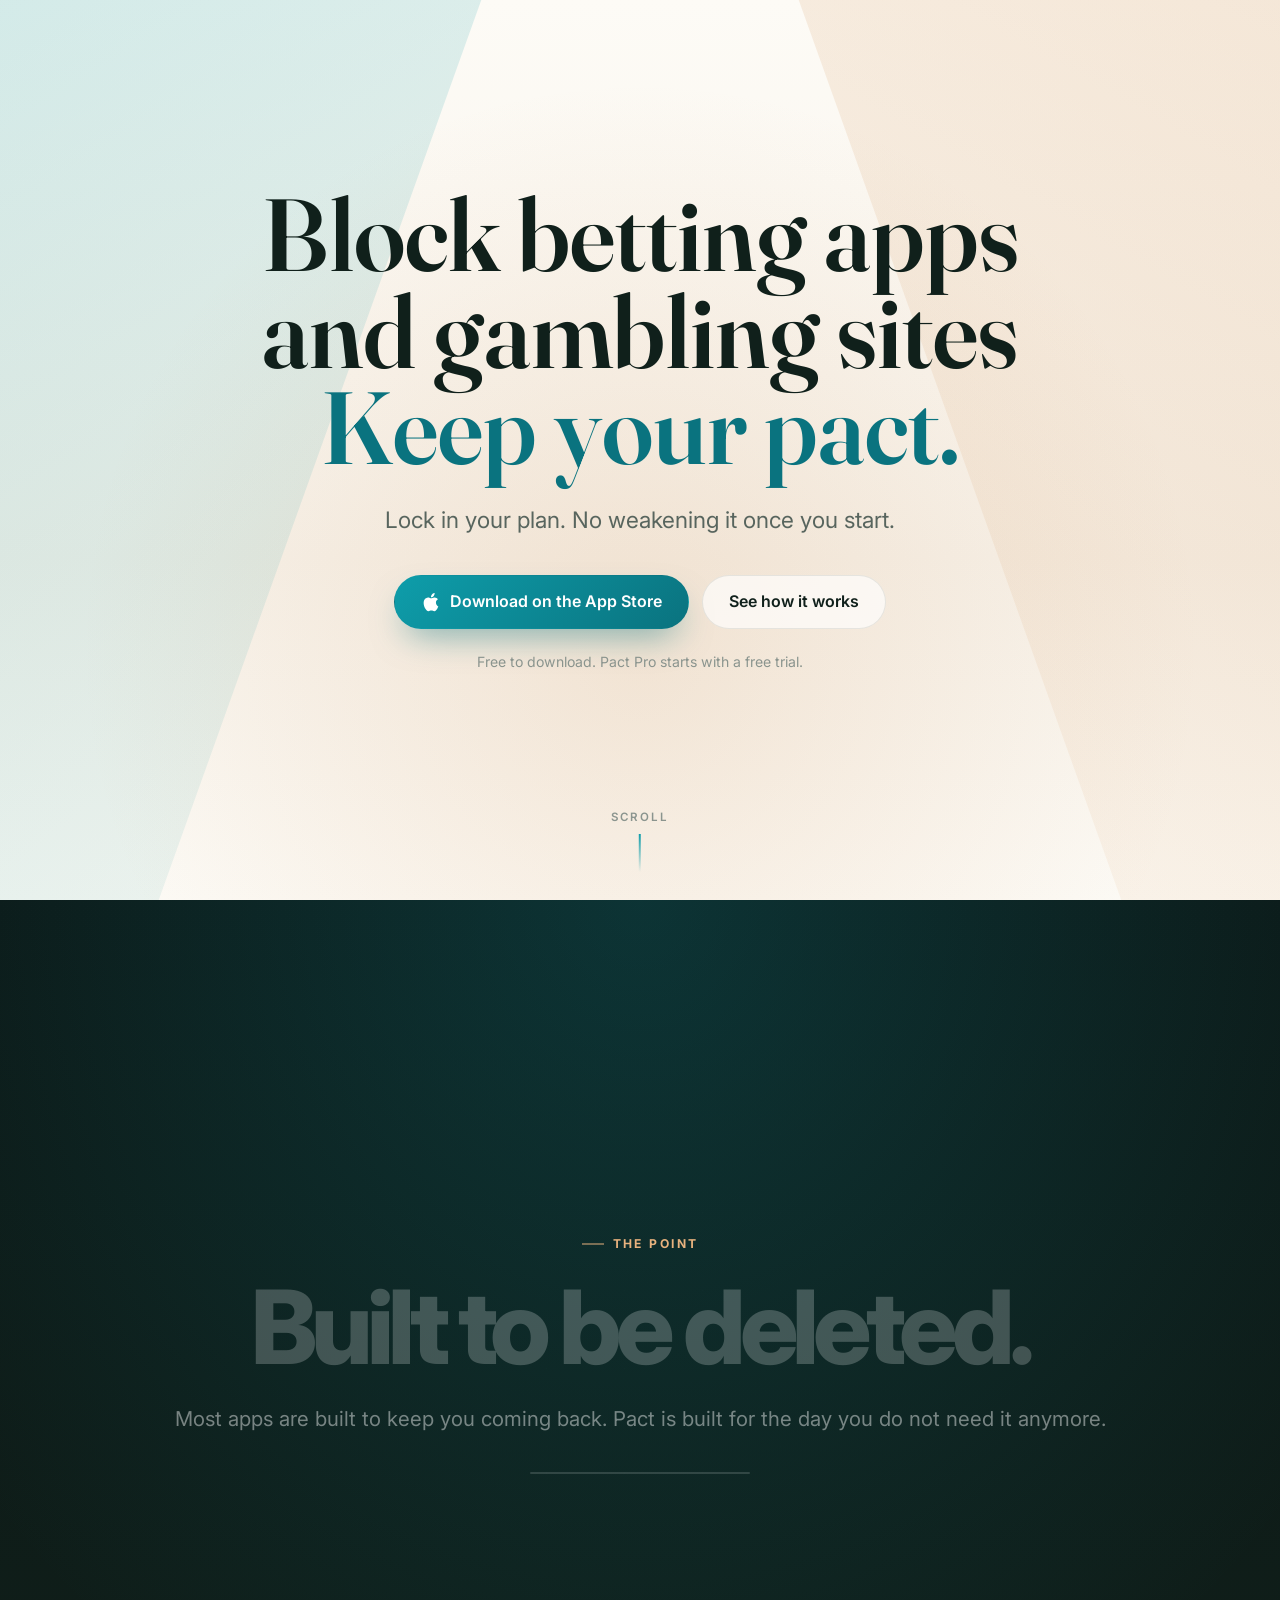
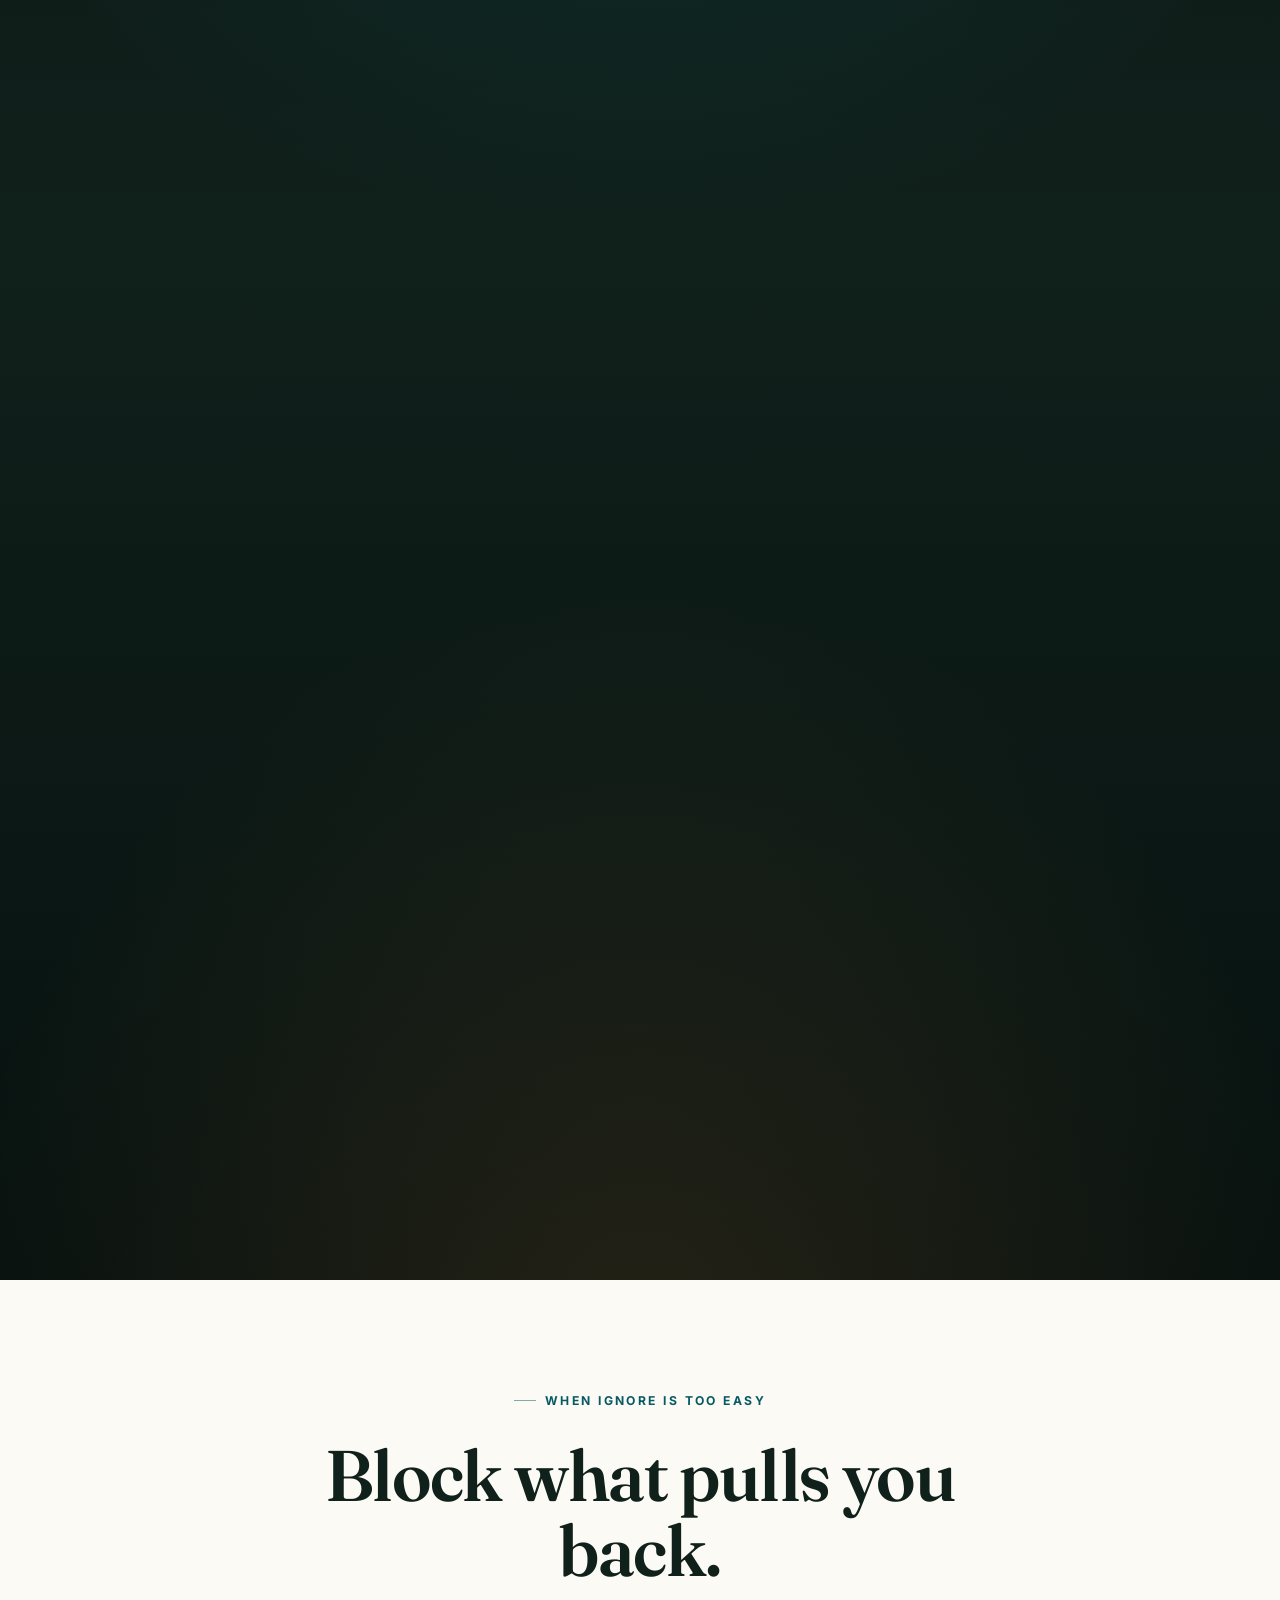
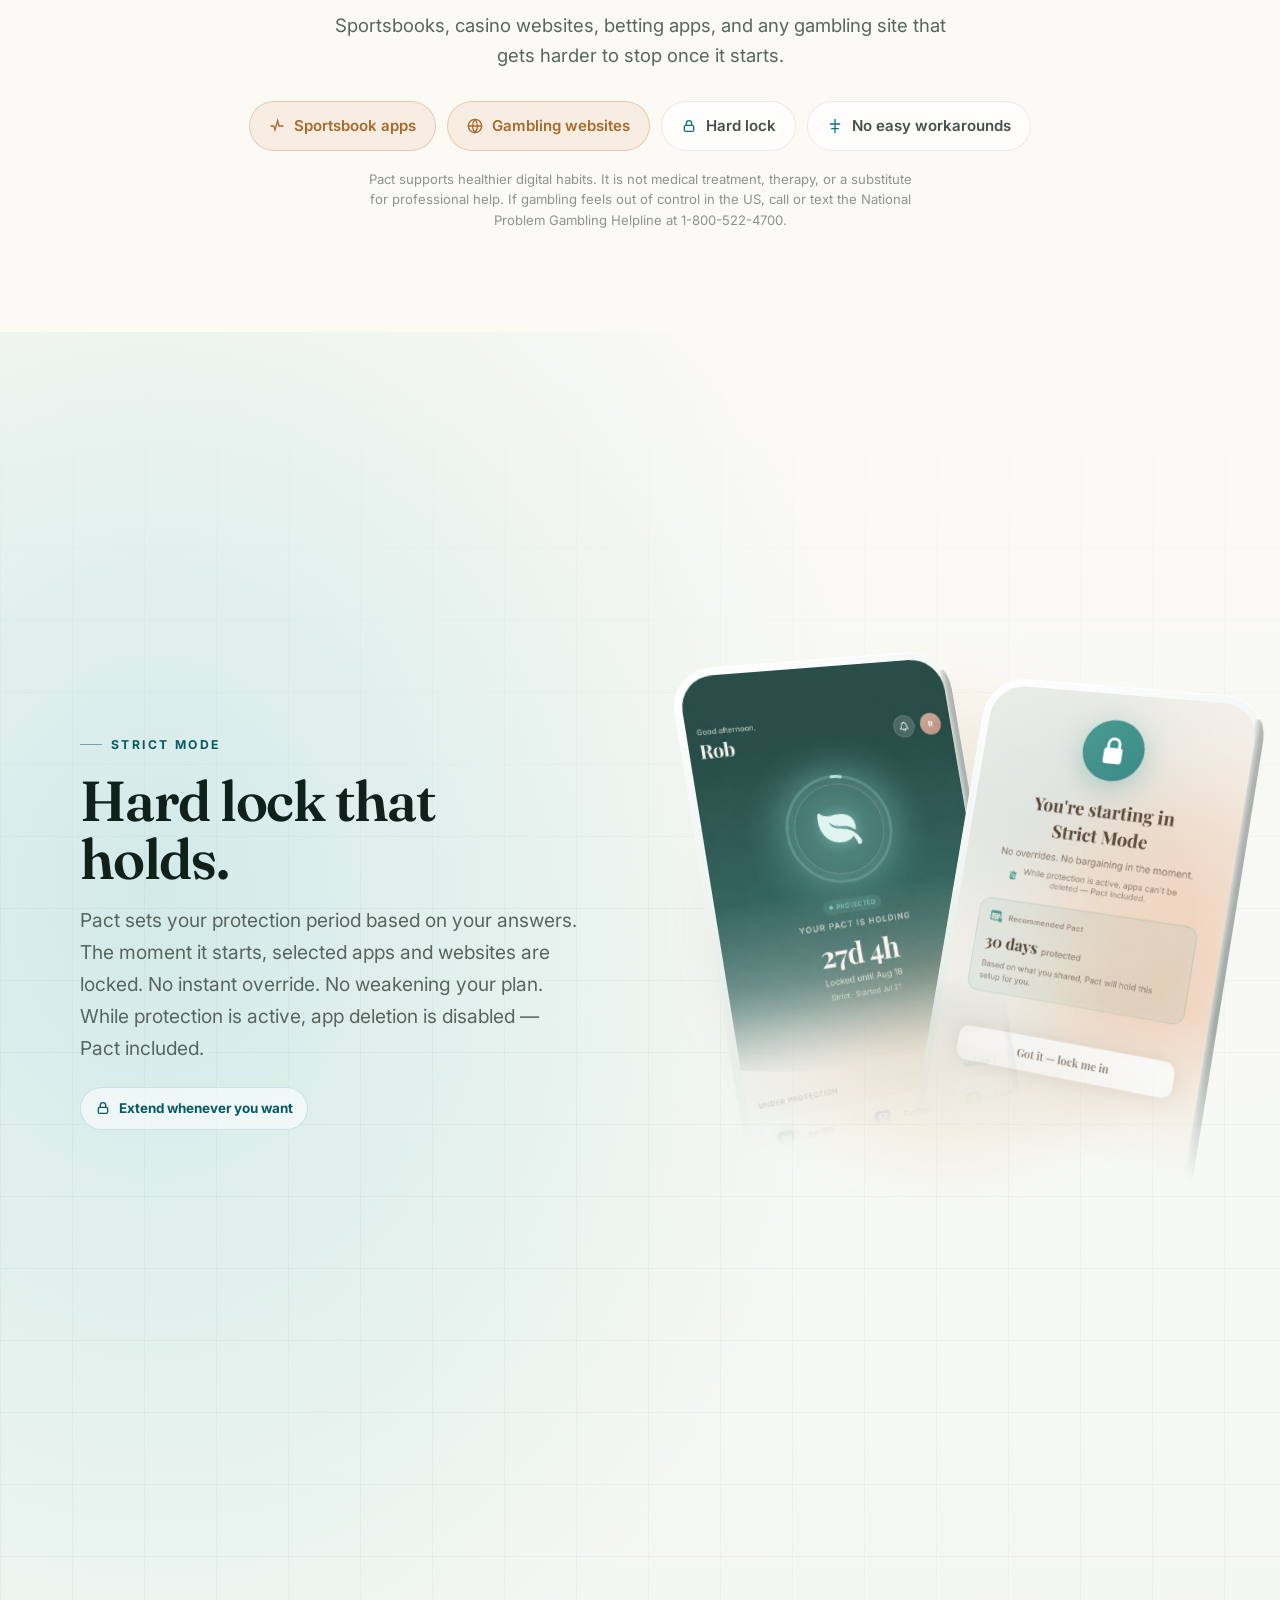
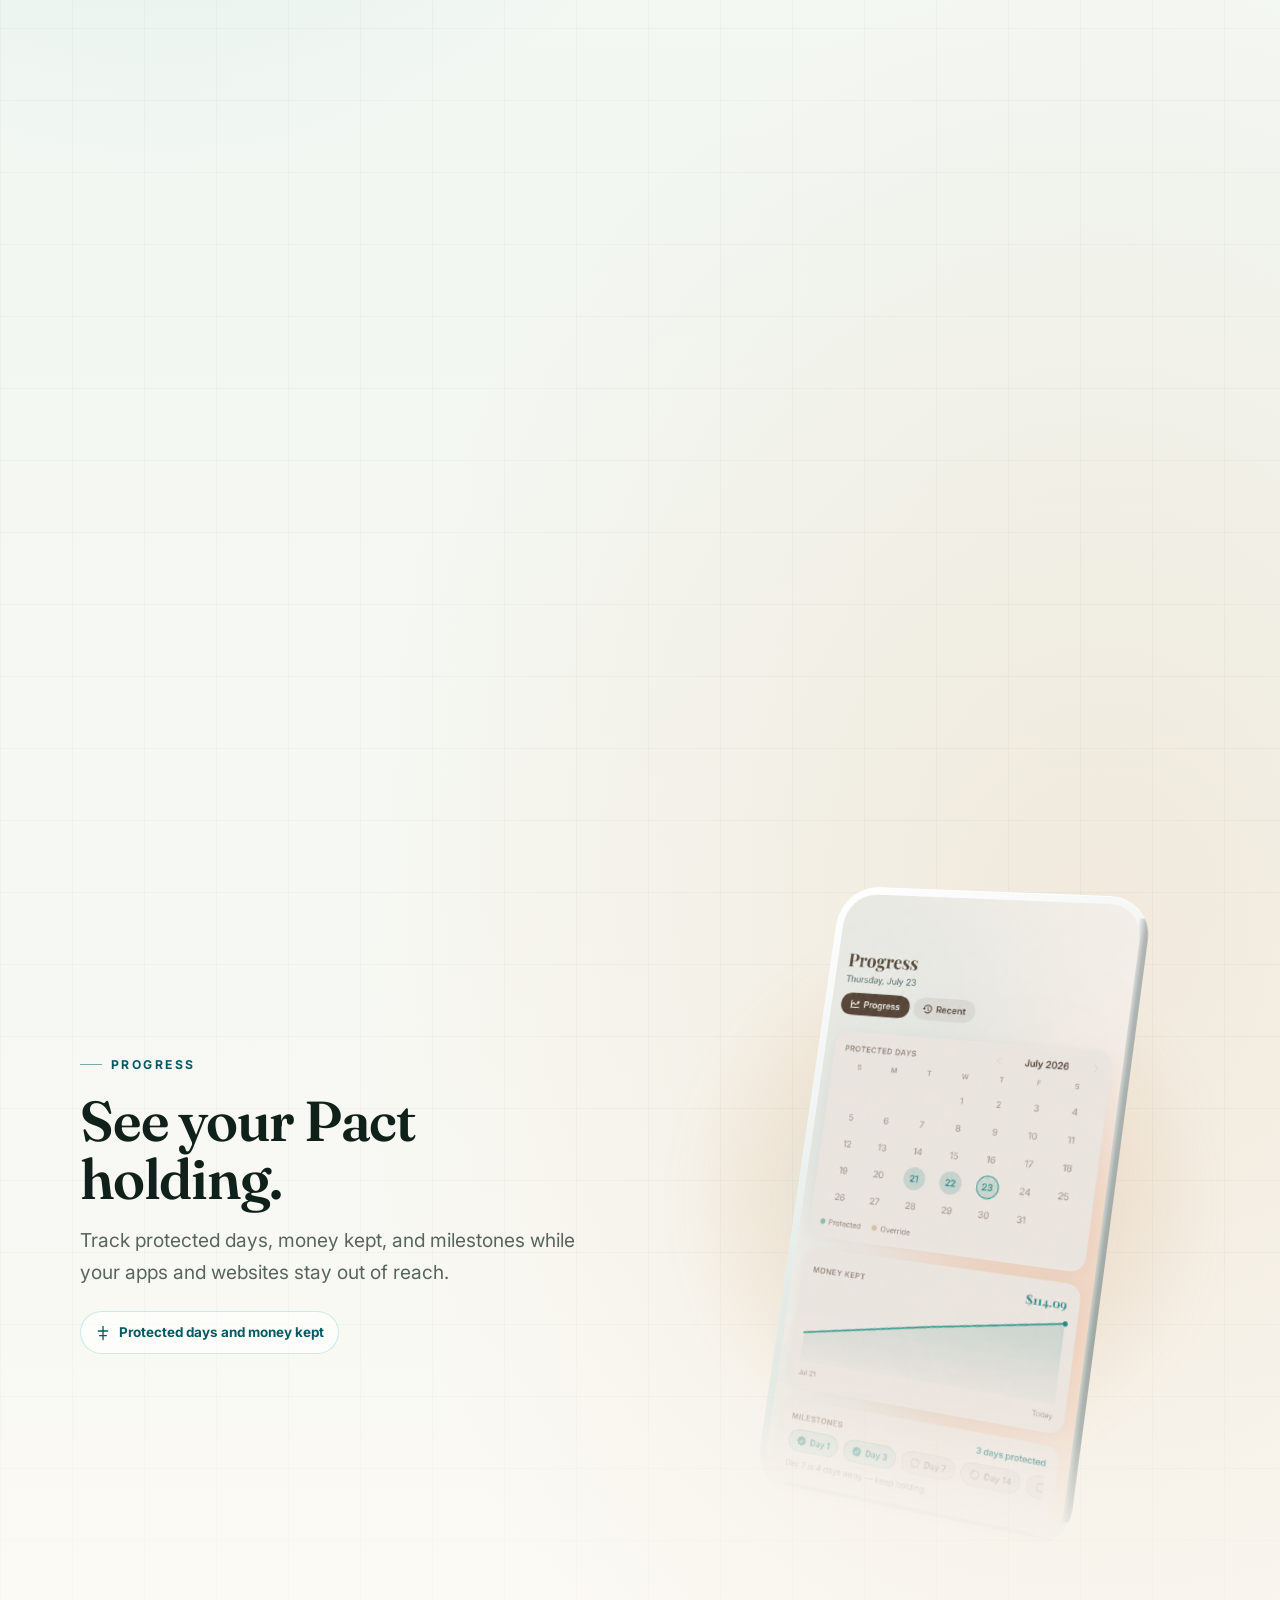
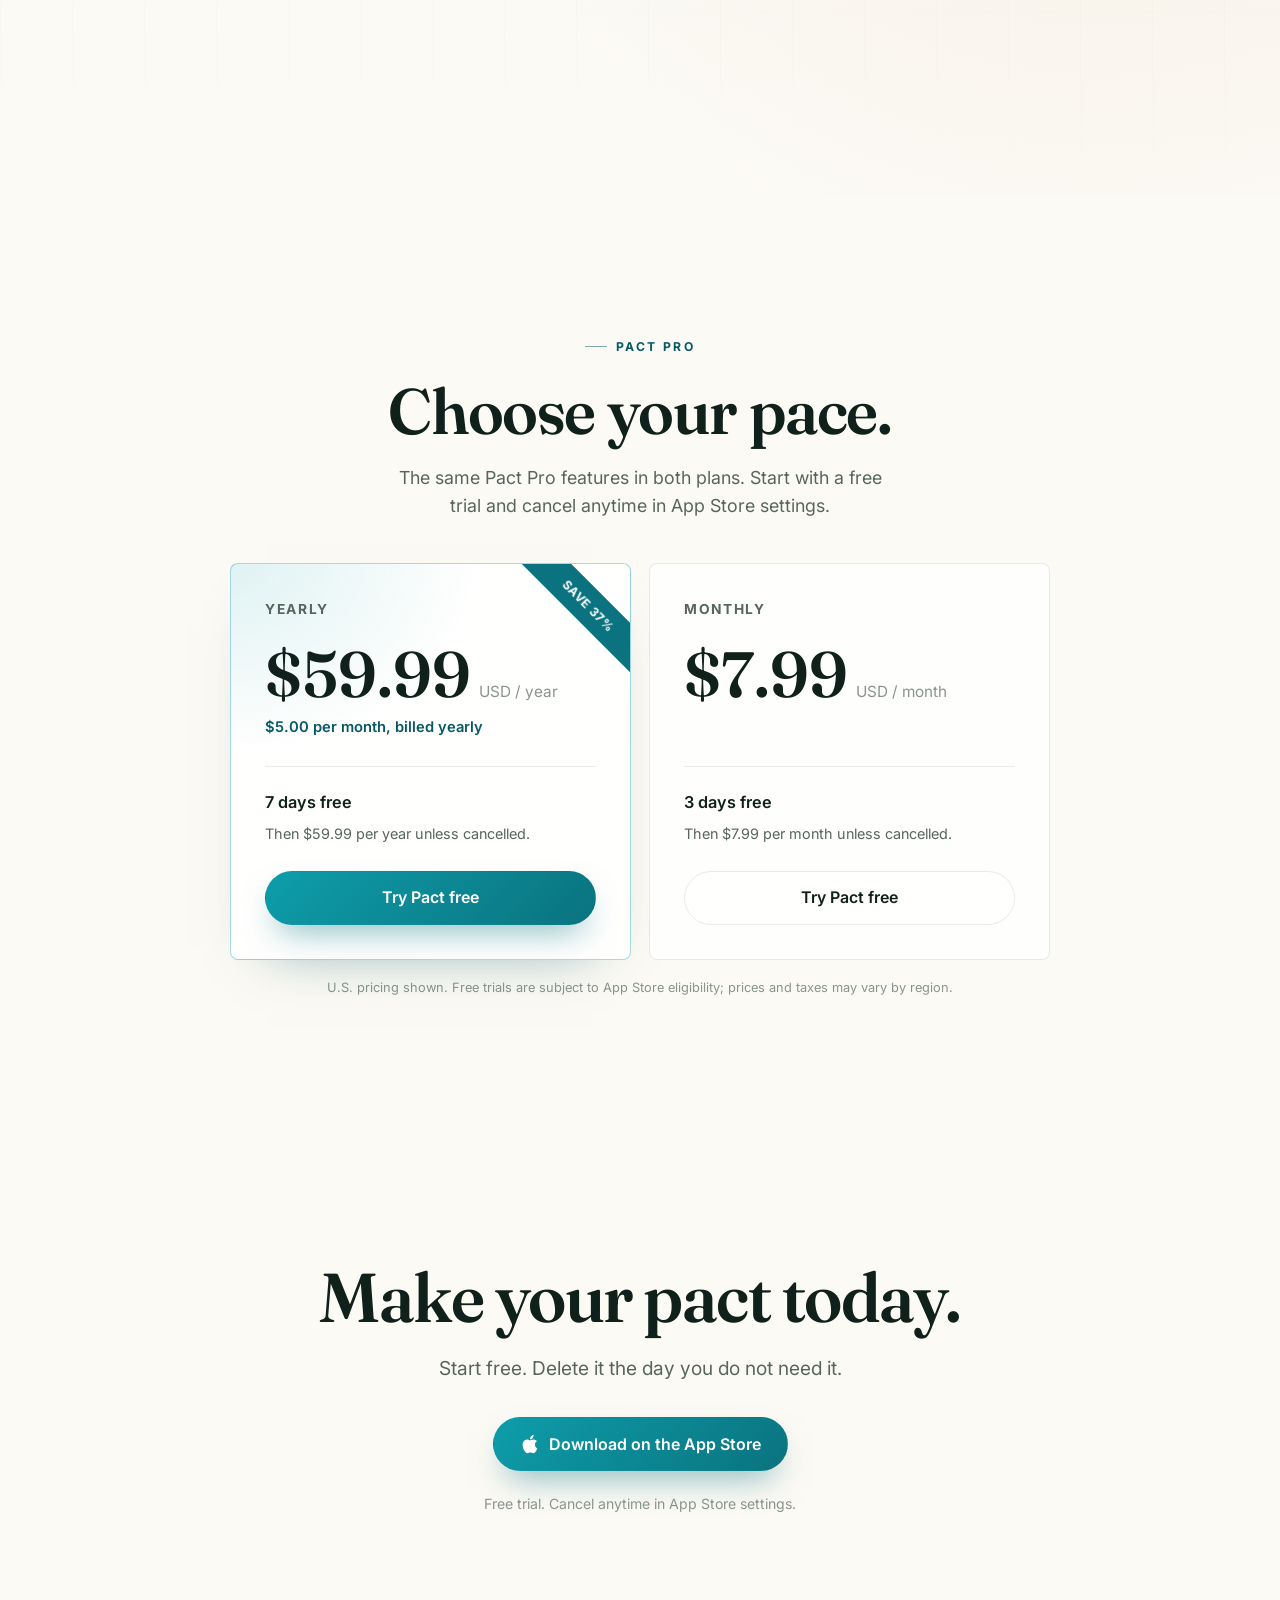
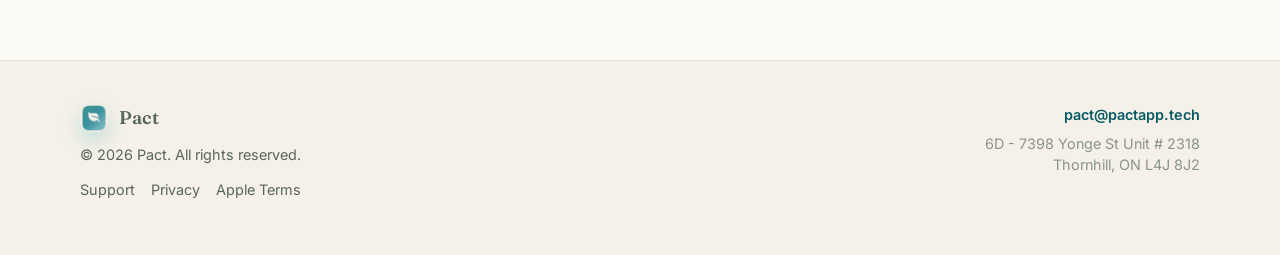
<file: index.html>
<!doctype html>
<html lang="en">
  <head>
    <meta charset="utf-8" />
    <meta name="viewport" content="width=device-width, initial-scale=1" />
    <meta
      name="description"
      content="Pact blocks gambling apps and websites with Strict Mode, hard lock protection, no easy workarounds, and protection periods that hold when urges hit."
    />
    <meta name="apple-itunes-app" content="app-id=6768125792" />
    <meta property="og:title" content="Pact — Block gambling apps and websites." />
    <meta
      property="og:description"
      content="Block gambling apps and websites with Strict Mode protection, no easy workarounds, and protection periods that are hard to back out of."
    />
    <meta property="og:image" content="https://pactapp.tech/assets/pact-home-protected-clean.png" />
    <meta property="og:image:secure_url" content="https://pactapp.tech/assets/pact-home-protected-clean.png" />
    <meta property="og:type" content="website" />
    <meta property="og:url" content="https://pactapp.tech/" />
    <meta name="twitter:card" content="summary_large_image" />
    <meta name="twitter:title" content="Pact — Block gambling apps and websites." />
    <meta
      name="twitter:description"
      content="Block gambling apps and websites with Strict Mode protection, no easy workarounds, and protection periods that are hard to back out of."
    />
    <meta name="twitter:image" content="https://pactapp.tech/assets/pact-home-protected-clean.png" />
    <title>Pact — Block gambling apps and websites.</title>

    <link rel="icon" type="image/png" sizes="32x32" href="assets/favicon-32.png" />
    <link rel="apple-touch-icon" sizes="180x180" href="assets/apple-touch-icon.png" />
    <link rel="preconnect" href="https://fonts.googleapis.com" />
    <link rel="preconnect" href="https://fonts.gstatic.com" crossorigin />
    <link
      href="https://fonts.googleapis.com/css2?family=Fraunces:opsz,wght@9..144,400;9..144,500;9..144,600;9..144,700&family=Inter:wght@400;500;600;700;800&display=swap"
      rel="stylesheet"
    />

    <style>
      :root {
        color-scheme: light;
        --ink: #10201b;
        --paper: #fcfaf5;
        --paper-2: #f6f1e8;
        --muted: #58655e;
        --muted-2: #8a948e;
        --line: rgba(16, 32, 27, 0.09);
        --teal: #0e9daa;
        --teal-deep: #0a737f;
        --teal-700: #075a64;
        --sage: #7fb6ad;
        --gold: #c9813d;
        --gold-deep: #a96a2b;
        --display: "Fraunces", Georgia, serif;
        --sans: "Inter", ui-sans-serif, system-ui, -apple-system, BlinkMacSystemFont, "Segoe UI", sans-serif;
        --ease: cubic-bezier(0.22, 0.8, 0.24, 1);
        --pad: clamp(84px, 11vw, 132px);
      }

      * {
        box-sizing: border-box;
      }
      html {
        scroll-behavior: smooth;
        background: var(--paper);
        -webkit-font-smoothing: antialiased;
        text-rendering: optimizeLegibility;
      }
      body {
        margin: 0;
        color: var(--ink);
        font-family: var(--sans);
        font-size: 17px;
        line-height: 1.6;
        overflow-x: hidden;
        background: var(--paper);
      }
      a {
        color: inherit;
      }
      img {
        max-width: 100%;
      }
      .wrap {
        width: min(1120px, calc(100% - 44px));
        margin: 0 auto;
      }

      /* ---------- TYPE SCALE ---------- */
      h1,
      h2,
      h3 {
        font-family: var(--display);
        font-weight: 600;
        letter-spacing: -0.022em;
        margin: 0;
        line-height: 1.02;
      }
      h1 em,
      h2 em {
        font-style: italic;
        font-weight: 500;
        color: var(--teal-deep);
      }
      .eyebrow {
        display: inline-flex;
        align-items: center;
        gap: 9px;
        font-family: var(--sans);
        font-size: 0.76rem;
        font-weight: 700;
        letter-spacing: 0.2em;
        text-transform: uppercase;
        color: var(--teal-700);
      }
      .eyebrow::before {
        content: "";
        width: 22px;
        height: 1.5px;
        background: currentColor;
        opacity: 0.5;
      }
      .eyebrow.c {
        justify-content: center;
      }

      /* ---------- BUTTONS ---------- */
      .btn {
        display: inline-flex;
        align-items: center;
        justify-content: center;
        gap: 9px;
        min-height: 54px;
        padding: 0 26px;
        border: 1px solid transparent;
        border-radius: 999px;
        font-family: var(--sans);
        font-size: 1rem;
        font-weight: 600;
        text-decoration: none;
        cursor: pointer;
        transition: transform 200ms var(--ease), box-shadow 200ms var(--ease), background 200ms ease;
      }
      .btn.primary {
        color: #fff;
        background: linear-gradient(135deg, var(--teal), var(--teal-deep));
        box-shadow: 0 16px 34px -12px rgba(10, 114, 128, 0.55);
      }
      .btn.primary:hover {
        transform: translateY(-2px);
        box-shadow: 0 22px 44px -12px rgba(10, 114, 128, 0.62);
      }
      .btn.ghost {
        color: var(--ink);
        background: rgba(255, 255, 255, 0.65);
        border-color: var(--line);
      }
      .btn.ghost:hover {
        transform: translateY(-2px);
        background: #fff;
      }
      .btn svg {
        width: 19px;
        height: 19px;
        flex: 0 0 auto;
      }
      .btn .apple-mark {
        width: 20px;
        height: 20px;
      }

      /* ---------- NAV ---------- */
      .nav {
        position: fixed;
        top: 0;
        left: 0;
        right: 0;
        z-index: 60;
        background: rgba(252, 250, 245, 0);
        border-bottom: 1px solid transparent;
        opacity: 0;
        pointer-events: none;
        transform: translateY(-16px);
        will-change: opacity, transform;
        transition: opacity 320ms ease, transform 320ms var(--ease), background 280ms ease, border-color 280ms ease;
      }
      .nav.scrolled {
        opacity: 1;
        pointer-events: auto;
        transform: translateY(0);
        background: rgba(252, 250, 245, 0.94);
        border-color: var(--line);
      }
      .nav-inner {
        display: flex;
        align-items: center;
        justify-content: space-between;
        gap: 18px;
        padding: 16px 0;
      }
      .brand {
        display: flex;
        align-items: center;
        gap: 11px;
        font-family: var(--display);
        font-size: 1.42rem;
        font-weight: 600;
        text-decoration: none;
      }
      .brand img {
        width: 36px;
        height: 36px;
        border-radius: 11px;
        box-shadow: 0 8px 20px rgba(14, 157, 170, 0.24);
      }
      .nav-links {
        display: flex;
        align-items: center;
        gap: 4px;
      }
      .nav-links a {
        padding: 9px 15px;
        border-radius: 999px;
        color: #3f4a47;
        font-size: 0.94rem;
        font-weight: 600;
        text-decoration: none;
        transition: background 180ms ease, color 180ms ease;
      }
      .nav-links a:hover {
        background: rgba(14, 157, 170, 0.1);
        color: var(--teal-700);
      }
      .nav-links .cta {
        color: #fff;
        background: var(--ink);
      }
      .nav-links .cta:hover {
        background: var(--teal-deep);
        color: #fff;
      }

      /* ---------- HERO ---------- */
      .hero {
        position: relative;
        min-height: 100svh;
        display: grid;
        place-items: center;
        text-align: center;
        overflow: hidden;
        contain: paint;
        padding: 112px 0 116px;
      }
      .hero-bg {
        position: absolute;
        inset: 0;
        z-index: 0;
        background:
          radial-gradient(ellipse at 50% 72%, rgba(201, 129, 61, 0.15), transparent 62%),
          linear-gradient(180deg, #fdfbf6 0%, #f7f2ea 62%, #fcfaf5 100%);
      }
      .hero-bg::before {
        content: "";
        position: absolute;
        inset: 0 48% 0 -8%;
        background: linear-gradient(145deg, rgba(14, 157, 170, 0.18), rgba(127, 182, 173, 0.08));
        clip-path: polygon(0 0, 76% 0, 34% 100%, 0 100%);
      }
      .hero-bg::after {
        content: "";
        position: absolute;
        inset: 0 -8% 0 48%;
        background: linear-gradient(215deg, rgba(201, 129, 61, 0.17), rgba(232, 178, 126, 0.06));
        clip-path: polygon(24% 0, 100% 0, 100% 100%, 66% 100%);
      }
      .hero-inner {
        position: relative;
        z-index: 2;
        max-width: 1160px;
        transform: translateY(-18px);
      }
      .hero .pill {
        display: inline-flex;
        align-items: center;
        gap: 9px;
        margin-bottom: 30px;
        padding: 8px 16px 8px 12px;
        border: 1px solid rgba(14, 157, 170, 0.22);
        border-radius: 999px;
        background: rgba(255, 255, 255, 0.6);
        color: var(--teal-700);
        font-size: 0.82rem;
        font-weight: 600;
      }
      .hero .pill .dot {
        width: 7px;
        height: 7px;
        border-radius: 50%;
        background: var(--teal);
        box-shadow: 0 0 0 4px rgba(14, 157, 170, 0.18);
      }
      .hero h1 {
        max-width: 13ch;
        margin: 0 auto;
        font-family: var(--display);
        font-size: clamp(4.1rem, 8vw, 7.9rem);
        font-weight: 600;
        line-height: 0.94;
        letter-spacing: 0;
      }
      .hero h1 .hero-accent {
        display: block;
        color: var(--teal-deep);
      }
      .hero h1 .hero-line {
        display: inline;
      }
      .hero h1 .hero-line + .hero-line::before {
        content: " ";
      }
      .hero h1 .char {
        display: inline-block;
        opacity: 0;
        transform: translateY(0.28em);
        animation: heroChar 1550ms var(--ease) forwards;
        animation-delay: var(--char-delay, 220ms);
      }
      @keyframes heroChar {
        0% {
          opacity: 0;
          transform: translateY(0.28em);
        }
        55% {
          opacity: 1;
        }
        100% {
          opacity: 1;
          transform: translateY(0);
        }
      }
      .hero .sub {
        max-width: 46ch;
        margin: 28px auto 0;
        color: var(--muted);
        font-size: clamp(1.16rem, 1.9vw, 1.42rem);
        line-height: 1.5;
      }
      .hero-actions {
        display: flex;
        flex-wrap: wrap;
        justify-content: center;
        gap: 13px;
        margin-top: 38px;
      }
      .hero .trust {
        margin: 22px auto 0;
        color: var(--muted-2);
        font-size: 0.88rem;
      }
      @keyframes introRise {
        from {
          opacity: 0;
          transform: translateY(34px) scale(0.98);
        }
        to {
          opacity: 1;
          transform: none;
        }
      }
      .hero .ra.is-visible {
        animation: introRise 900ms var(--ease) both;
        animation-delay: var(--delay, 0ms);
      }
      .hero h1.ra.is-visible {
        animation: none;
      }
      body.has-scrolled .hero h1 .char,
      body.has-scrolled .hero .ra.is-visible {
        opacity: 1;
        transform: none;
        animation: none;
      }
      @media (min-width: 601px) {
        .hero h1 .char {
          opacity: 1;
          transform: none;
          animation: none;
        }
        .hero h1 .hero-line,
        .hero h1 .hero-accent {
          display: block;
          animation: heroLine 950ms var(--ease) both;
        }
        .hero h1 .hero-accent {
          animation-delay: 120ms;
        }
        @keyframes heroLine {
          from {
            opacity: 0;
            transform: translateY(24px);
          }
          to {
            opacity: 1;
            transform: none;
          }
        }
      }
      .scrollcue {
        position: absolute;
        bottom: 28px;
        left: 50%;
        transform: translateX(-50%);
        z-index: 2;
        display: grid;
        justify-items: center;
        gap: 8px;
        color: var(--muted-2);
        font-size: 0.72rem;
        letter-spacing: 0.18em;
        text-transform: uppercase;
        font-weight: 600;
      }
      .scrollcue .line {
        width: 1.5px;
        height: 38px;
        background: linear-gradient(var(--teal), transparent);
        animation: cue 2.4s var(--ease) infinite;
        transform-origin: top;
      }
      @keyframes cue {
        0% {
          transform: scaleY(0);
          opacity: 0;
        }
        40% {
          transform: scaleY(1);
          opacity: 1;
        }
        100% {
          transform: scaleY(1) translateY(8px);
          opacity: 0;
        }
      }

      /* ---------- STATEMENT ---------- */
      .statement {
        text-align: center;
        padding: clamp(72px, 8vw, 108px) 0;
      }
      .statement .eyebrow {
        justify-content: center;
        margin-bottom: 28px;
      }
      .statement h2 {
        max-width: 14ch;
        margin: 0 auto;
        font-size: clamp(2.5rem, 5.6vw, 4.6rem);
        line-height: 1.04;
      }
      .statement .after {
        margin: 24px auto 0;
        max-width: 54ch;
        color: var(--muted);
        font-size: clamp(1.05rem, 1.45vw, 1.22rem);
      }
      .statement .chips {
        margin-top: 30px;
      }
      .statement .difference {
        max-width: 62ch;
        margin: 34px auto 0;
        padding-top: 28px;
        border-top: 1px solid rgba(16, 32, 27, 0.11);
        color: var(--muted);
        font-size: 1rem;
        line-height: 1.6;
      }
      .statement .difference strong {
        color: var(--ink);
      }
      .statement .scope-note {
        max-width: 68ch;
        margin: 18px auto 0;
        color: var(--muted-2);
        font-size: 0.82rem;
        line-height: 1.55;
      }

      /* ---------- SCROLL-READ DELETED ---------- */
      .deleted-scroll {
        --deleted: 0;
        position: relative;
        height: 220svh;
        margin: 0 auto;
        color: #fff;
        background:
          radial-gradient(110% 80% at 50% 0%, rgba(14, 157, 170, 0.22), transparent 60%),
          radial-gradient(90% 70% at 50% 108%, rgba(201, 129, 61, 0.16), transparent 62%),
          linear-gradient(180deg, #0c1614 0%, #10201b 48%, #07110f 100%);
      }
      .deleted-pin {
        position: sticky;
        top: 0;
        min-height: 100svh;
        display: grid;
        place-items: center;
        padding: 92px 24px;
        overflow: hidden;
      }
      .deleted-pin::before {
        content: "";
        position: absolute;
        inset: 0;
        opacity: calc(0.2 + (var(--deleted) * 0.45));
        background-image:
          linear-gradient(rgba(255, 255, 255, 0.035) 1px, transparent 1px),
          linear-gradient(90deg, rgba(255, 255, 255, 0.035) 1px, transparent 1px);
        background-size: 78px 78px;
        mask-image: radial-gradient(circle at 50% 45%, #000, transparent 72%);
      }
      .deleted-copy {
        position: relative;
        z-index: 1;
        max-width: 980px;
        margin: 0 auto;
        text-align: center;
      }
      .deleted-copy .eyebrow {
        justify-content: center;
        color: #e8b27e;
        margin-bottom: 26px;
      }
      .deleted-copy h2 {
        margin: 0 auto;
        max-width: 12ch;
        font-family: var(--sans);
        font-size: clamp(3.2rem, 8vw, 7.4rem);
        font-weight: 800;
        letter-spacing: -0.06em;
        line-height: 0.92;
        color: transparent;
        background:
          linear-gradient(90deg, #fff calc(var(--deleted) * 100%), rgba(255, 255, 255, 0.22) 0);
        -webkit-background-clip: text;
        background-clip: text;
      }
      .deleted-copy p {
        max-width: min(92vw, 1180px);
        margin: 30px auto 0;
        color: rgba(255, 255, 255, calc(0.44 + (var(--deleted) * 0.46)));
        font-size: clamp(1.08rem, 1.6vw, 1.38rem);
        line-height: 1.5;
      }
      .deleted-progress {
        width: min(220px, 46vw);
        height: 2px;
        margin: 38px auto 0;
        border-radius: 999px;
        background: rgba(255, 255, 255, 0.15);
        overflow: hidden;
      }
      .deleted-progress span {
        display: block;
        width: calc(var(--deleted) * 100%);
        height: 100%;
        background: linear-gradient(90deg, var(--teal), #e8b27e);
      }

      /* ---------- PRODUCT FLOW ---------- */
      .product-flow {
        position: relative;
        padding: clamp(82px, 10vw, 132px) 0;
        overflow: clip;
        background:
          radial-gradient(80% 42% at 12% 18%, rgba(14, 157, 170, 0.16), transparent 70%),
          radial-gradient(82% 44% at 86% 72%, rgba(201, 129, 61, 0.13), transparent 72%),
          linear-gradient(180deg, #fcfaf5 0%, #f2f7f2 48%, #fcfaf5 100%);
      }
      .product-flow::before {
        content: "";
        position: absolute;
        inset: 0;
        pointer-events: none;
        background-image:
          linear-gradient(rgba(16, 32, 27, 0.026) 1px, transparent 1px),
          linear-gradient(90deg, rgba(16, 32, 27, 0.026) 1px, transparent 1px);
        background-size: 72px 72px;
        mask-image: linear-gradient(180deg, transparent, #000 18%, #000 82%, transparent);
      }
      .feature-row {
        position: relative;
        z-index: 1;
        display: grid;
        grid-template-columns: minmax(0, 0.92fr) minmax(380px, 0.88fr);
        gap: clamp(34px, 7vw, 92px);
        align-items: center;
        min-height: min(820px, 92svh);
        padding: clamp(42px, 7vw, 88px) 0;
      }
      .feature-row.flip {
        grid-template-columns: minmax(380px, 0.88fr) minmax(0, 0.92fr);
      }
      .feature-row .feature-copy {
        order: 1;
      }
      .feature-row .feature-media {
        order: 2;
      }
      .feature-row.flip .feature-media {
        order: 1;
      }
      .feature-row.flip .feature-copy {
        order: 2;
      }
      .feature-copy {
        max-width: 500px;
      }
      .feature-copy h2 {
        margin: 18px 0;
        font-size: clamp(2.4rem, 4.4vw, 4.1rem);
      }
      .feature-copy p {
        margin: 0;
        color: var(--muted);
        font-size: clamp(1.08rem, 1.5vw, 1.24rem);
        line-height: 1.66;
      }
      .feature-pill {
        display: inline-flex;
        align-items: center;
        gap: 8px;
        margin-top: 22px;
        padding: 10px 14px;
        border: 1px solid rgba(14, 157, 170, 0.2);
        border-radius: 999px;
        background: rgba(255, 255, 255, 0.58);
        color: var(--teal-700);
        font-size: 0.84rem;
        font-weight: 700;
      }
      .feature-pill svg {
        width: 16px;
        height: 16px;
      }
      .feature-media {
        position: relative;
        display: grid;
        place-items: center;
        min-height: min(760px, calc(100svh - 120px));
        perspective: 1200px;
      }
      .feature-media::before {
        content: "";
        position: absolute;
        width: min(560px, 84vw);
        height: min(560px, 84vw);
        border-radius: 50%;
        background: radial-gradient(circle, rgba(14, 157, 170, 0.22), rgba(201, 129, 61, 0.1) 45%, transparent 68%);
        filter: blur(18px);
      }
      .clean-phone {
        position: relative;
        z-index: 1;
        width: min(330px, 74vw);
        aspect-ratio: 900 / 1728;
        padding: 8px;
        border-radius: 42px;
        background: linear-gradient(155deg, #ffffff, #dce5e0 72%);
        box-shadow:
          0 1px 1px rgba(255, 255, 255, 0.95) inset,
          0 52px 84px -40px rgba(7, 48, 43, 0.62),
          0 20px 48px -28px rgba(7, 48, 43, 0.44);
        overflow: visible;
        transform-style: preserve-3d;
        -webkit-mask-image: linear-gradient(180deg, #000 0%, #000 70%, rgba(0, 0, 0, 0.82) 82%, transparent 100%);
        mask-image: linear-gradient(180deg, #000 0%, #000 70%, rgba(0, 0, 0, 0.82) 82%, transparent 100%);
      }
      .feature-media > .clean-phone {
        transform: rotateZ(7deg) rotateY(-18deg) rotateX(3deg);
      }
      .feature-row.flip .feature-media > .clean-phone {
        transform: rotateZ(-7deg) rotateY(18deg) rotateX(3deg);
      }
      .clean-phone::before {
        content: "";
        position: absolute;
        top: 20px;
        right: -18px;
        bottom: 28px;
        width: 30px;
        border-radius: 0 28px 28px 0;
        background:
          linear-gradient(90deg, rgba(255, 255, 255, 0.4), rgba(58, 66, 64, 0.34) 28%, rgba(15, 22, 20, 0.46) 100%);
        box-shadow: 12px 18px 28px -20px rgba(5, 25, 23, 0.75);
        transform: translateZ(-20px) skewY(-5deg);
      }
      .feature-row.flip .feature-media > .clean-phone::before {
        right: auto;
        left: -18px;
        border-radius: 28px 0 0 28px;
        background:
          linear-gradient(270deg, rgba(255, 255, 255, 0.4), rgba(58, 66, 64, 0.34) 28%, rgba(15, 22, 20, 0.46) 100%);
      }
      .clean-phone img {
        position: relative;
        z-index: 1;
        display: block;
        width: 100%;
        height: 100%;
        border-radius: 34px;
        object-fit: cover;
        object-position: top center;
      }
      .dual-phone {
        position: absolute;
        width: min(560px, 100%);
        height: 620px;
        perspective: 1100px;
      }
      .dual-phone .clean-phone {
        position: absolute;
        left: 50%;
        top: 50%;
        width: min(286px, 48vw);
        aspect-ratio: 900 / 1728;
        -webkit-mask-image: linear-gradient(180deg, #000 0%, #000 58%, rgba(0, 0, 0, 0.7) 69%, transparent 86%);
        mask-image: linear-gradient(180deg, #000 0%, #000 58%, rgba(0, 0, 0, 0.7) 69%, transparent 86%);
      }
      .dual-phone .strict-back {
        transform: translate(-82%, -50%) rotate(-9deg) rotateY(18deg) rotateX(2deg);
      }
      .dual-phone .strict-front {
        transform: translate(-4%, -45%) rotate(9deg) rotateY(-18deg) rotateX(2deg);
      }

      .chips {
        display: flex;
        flex-wrap: wrap;
        justify-content: center;
        gap: 11px;
        margin-top: 38px;
      }
      .chip {
        display: inline-flex;
        align-items: center;
        gap: 9px;
        padding: 12px 19px;
        border-radius: 999px;
        background: rgba(255, 255, 255, 0.78);
        border: 1px solid var(--line);
        font-size: 0.94rem;
        font-weight: 600;
        color: #44504c;
      }
      .chip svg {
        width: 16px;
        height: 16px;
        color: var(--teal-deep);
      }
      .chip.hot {
        background: rgba(201, 129, 61, 0.1);
        border-color: rgba(201, 129, 61, 0.32);
        color: var(--gold-deep);
      }
      .chip.hot svg {
        color: var(--gold-deep);
      }

      /* ---------- PRICING ---------- */
      .pricing {
        padding: var(--pad) 0;
        text-align: center;
      }
      .pricing .eyebrow {
        justify-content: center;
        margin-bottom: 22px;
      }
      .pricing h2 {
        max-width: 14ch;
        margin: 0 auto;
        font-size: clamp(2.5rem, 5vw, 4.4rem);
      }
      .pricing .lead {
        max-width: 46ch;
        margin: 20px auto 0;
        color: var(--muted);
        font-size: clamp(1.04rem, 1.4vw, 1.18rem);
      }
      .price-grid {
        display: grid;
        grid-template-columns: repeat(2, minmax(0, 1fr));
        gap: 18px;
        width: min(820px, 100%);
        margin: 42px auto 0;
        text-align: left;
      }
      .price-card {
        position: relative;
        display: grid;
        align-content: start;
        min-height: 390px;
        padding: 34px;
        border: 1px solid var(--line);
        border-radius: 8px;
        background: rgba(255, 255, 255, 0.72);
        overflow: hidden;
      }
      .price-card.featured {
        border-color: rgba(14, 157, 170, 0.38);
        background:
          radial-gradient(90% 70% at 0% 0%, rgba(14, 157, 170, 0.13), transparent 70%),
          rgba(255, 255, 255, 0.88);
        box-shadow: 0 24px 54px -38px rgba(7, 90, 100, 0.55);
      }
      .price-save {
        position: absolute;
        top: 24px;
        right: -42px;
        width: 168px;
        padding: 8px 0;
        transform: rotate(45deg);
        text-align: center;
        background: var(--teal-deep);
        color: #fff;
        font-size: 0.76rem;
        font-weight: 700;
        letter-spacing: 0.05em;
        text-transform: uppercase;
      }
      .price-name {
        color: var(--muted);
        font-size: 0.86rem;
        font-weight: 700;
        letter-spacing: 0.12em;
        text-transform: uppercase;
      }
      .price {
        display: flex;
        align-items: baseline;
        gap: 8px;
        margin-top: 22px;
        font-family: var(--display);
        line-height: 1;
      }
      .price strong {
        font-size: clamp(3rem, 5vw, 4.2rem);
        font-weight: 600;
      }
      .price span {
        color: var(--muted-2);
        font-family: var(--sans);
        font-size: 0.96rem;
      }
      .price-equivalent {
        min-height: 25px;
        margin-top: 10px;
        color: var(--teal-700);
        font-size: 0.92rem;
        font-weight: 600;
      }
      .price-trial {
        margin: 25px 0 0;
        padding-top: 22px;
        border-top: 1px solid var(--line);
        color: var(--ink);
        font-size: 1.02rem;
        font-weight: 600;
      }
      .price-detail {
        margin: 8px 0 26px;
        color: var(--muted);
        font-size: 0.9rem;
        line-height: 1.5;
      }
      .price-card .btn {
        width: 100%;
        margin-top: auto;
      }
      .pricing-note {
        margin: 18px auto 0;
        color: var(--muted-2);
        font-size: 0.8rem;
      }

      /* ---------- CLOSING ---------- */
      .closing {
        text-align: center;
        padding: var(--pad) 0;
      }
      .closing h2 {
        font-size: clamp(2.6rem, 5.4vw, 4.6rem);
      }
      .closing p.lead {
        margin: 20px auto 0;
        color: var(--muted);
        font-size: 1.2rem;
      }
      .closing .hero-actions {
        display: flex;
        justify-content: center;
        gap: 13px;
        margin-top: 34px;
      }
      .closing .trust {
        margin-top: 22px;
        color: var(--muted-2);
        font-size: 0.88rem;
        line-height: 1.5;
      }

      /* ---------- FOOTER ---------- */
      .footer {
        border-top: 1px solid var(--line);
        background: var(--paper-2);
      }
      .footer-inner {
        display: flex;
        justify-content: space-between;
        align-items: flex-start;
        gap: 24px;
        padding: 42px 0 54px;
        color: var(--muted);
        font-size: 0.9rem;
      }
      .footer .brand {
        font-size: 1.15rem;
        margin-bottom: 10px;
      }
      .footer .brand img {
        width: 28px;
        height: 28px;
      }
      .footer-links {
        display: flex;
        flex-wrap: wrap;
        gap: 16px;
        margin-top: 12px;
      }
      .footer-links a {
        text-decoration: none;
        color: var(--muted);
      }
      .footer-links a:hover {
        color: var(--teal-700);
      }
      .footer-contact {
        text-align: right;
        display: grid;
        gap: 6px;
      }
      .footer-contact a {
        text-decoration: none;
        color: var(--teal-700);
        font-weight: 600;
      }
      .footer-contact address {
        font-style: normal;
        line-height: 1.5;
        color: var(--muted-2);
      }

      /* ---------- REVEAL ANIM ---------- */
      .ra {
        opacity: 0;
        transform: translateY(28px);
        transition: opacity 0.85s var(--ease), transform 0.85s var(--ease);
        transition-delay: var(--delay, 0ms);
      }
      .ra.is-visible {
        opacity: 1;
        transform: none;
      }

      /* ---------- RESPONSIVE ---------- */
      @media (max-width: 900px) {
        .feature-row,
        .feature-row.flip {
          grid-template-columns: 1fr;
          gap: 22px;
        }
        .feature-row.flip .feature-copy {
          order: 0;
        }
        .feature-copy {
          max-width: 680px;
        }
        .feature-media {
          min-height: 610px;
        }
      }
      @media (max-width: 600px) {
        body {
          font-size: 16px;
        }
        .wrap {
          width: min(100% - 32px, 1120px);
        }
        .hero {
          min-height: 100svh;
          padding: 104px 0 76px;
        }
        .hero-inner {
          transform: translateY(-8px);
        }
        .hero .pill {
          max-width: calc(100vw - 36px);
          justify-content: center;
          line-height: 1.35;
          white-space: normal;
        }
        .hero h1 {
          max-width: 100%;
          margin: 0 auto;
          font-size: clamp(2.28rem, 9.8vw, 2.68rem);
          letter-spacing: 0;
        }
        .hero h1 .char {
          opacity: 1;
          transform: none;
          animation: none;
        }
        .hero h1 .hero-accent {
          display: block;
        }
        .hero h1 .hero-line {
          display: block;
        }
        .hero h1 .hero-line + .hero-line::before {
          content: "";
        }
        .hero h1 br {
          display: none;
        }
        .hero .sub {
          max-width: 31ch;
          font-size: 1rem;
        }
        .hero-actions {
          width: min(100%, 354px);
          margin-left: auto;
          margin-right: auto;
        }
        .nav-inner {
          gap: 8px;
          padding: 10px 0;
        }
        .nav .brand {
          gap: 6px;
          font-size: 1.08rem;
        }
        .nav .brand img {
          width: 30px;
          height: 30px;
          border-radius: 9px;
        }
        .nav-links {
          flex: 1;
          justify-content: flex-end;
          gap: 1px;
        }
        .nav-links a,
        .nav-links .mobile-support {
          display: inline-flex;
          align-items: center;
          justify-content: center;
          padding: 6px 7px;
          border: 0;
          background: transparent;
          color: #3f4a47;
          font-size: 0.7rem;
          white-space: nowrap;
        }
        .nav-links .product-link {
          display: none;
        }
        .nav-links .cta {
          padding: 7px 9px;
          background: var(--ink);
          color: #fff;
        }
        .hero-actions .btn,
        .closing .hero-actions .btn {
          flex: 1;
          flex-basis: 100%;
          width: 100%;
          min-width: 0;
          padding: 0 18px;
          font-size: 0.95rem;
          white-space: nowrap;
        }
        .hero .trust,
        .closing .trust {
          max-width: 33ch;
          line-height: 1.5;
        }
        .scrollcue {
          bottom: 18px;
        }
        .product-flow {
          padding: 70px 0;
        }
        .price-grid {
          grid-template-columns: 1fr;
          width: min(100%, 380px);
        }
        .price-card {
          min-height: 350px;
          padding: 30px 26px;
        }
        .feature-row,
        .feature-row.flip {
          min-height: auto;
          padding: 54px 0;
        }
        .feature-media {
          min-height: 520px;
        }
        .clean-phone {
          width: min(300px, 78vw);
          border-radius: 36px;
        }
        .clean-phone img {
          border-radius: 29px;
        }
        .dual-phone {
          height: 470px;
        }
        .dual-phone .clean-phone {
          width: min(238px, 52vw);
        }
        .dual-phone .strict-back {
          transform: translate(-86%, -54%) rotate(-7deg);
        }
        .dual-phone .strict-front {
          transform: translate(-8%, -49%) rotate(8deg);
        }
        .deleted-pin {
          padding: 82px 18px;
        }
        .deleted-copy h2 {
          font-size: clamp(3.2rem, 15vw, 4.35rem);
        }
        .footer-inner {
          flex-direction: column;
        }
        .footer-contact {
          text-align: left;
        }
      }
      @media (prefers-reduced-motion: reduce) {
        * {
          scroll-behavior: auto !important;
        }
        .ra {
          opacity: 1;
          transform: none;
          transition: none;
        }
        .hero-bg::before,
        .hero-bg,
        .scrollcue .line,
        .hero .ra.is-visible {
          animation: none;
        }
        .hero h1 .char {
          opacity: 1;
          transform: none;
          filter: none;
          animation: none;
        }
        .deleted-scroll {
          --deleted: 1;
          height: auto;
        }
        .deleted-pin {
          position: relative;
        }
      }
      @media (max-height: 780px) and (min-width: 760px) {
        .hero-inner {
          transform: translateY(-30px);
        }
        .scrollcue {
          display: none;
        }
      }
    </style>
  </head>
  <body>
    <header class="nav" id="nav">
      <div class="wrap nav-inner">
        <a class="brand" href="/" aria-label="Pact home">
          <img src="assets/icon.png" alt="" width="36" height="36" />
          <span>Pact</span>
        </a>
        <nav class="nav-links" aria-label="Main navigation">
          <a class="product-link" href="#modes">Product</a>
          <a href="#pricing">Pricing</a>
          <a class="mobile-support" href="/support/">Support</a>
          <a class="cta" href="https://apps.apple.com/ca/app/pact-screen-time-lock/id6768125792">Open App</a>
        </nav>
      </div>
    </header>

    <main>
      <!-- HERO -->
      <section class="hero">
        <div class="hero-bg" aria-hidden="true"></div>
        <div class="wrap hero-inner">
          <h1 class="ra is-visible" style="--delay: 90ms" aria-label="Block betting apps and gambling sites. Keep your pact.">
            <span class="hero-line">Block betting apps</span><span class="hero-line">and gambling sites</span><span class="hero-accent">Keep your pact.</span>
          </h1>
          <p class="sub ra is-visible" style="--delay: 180ms">
            Lock in your plan. No weakening it once you start.
          </p>
          <div class="hero-actions ra is-visible" style="--delay: 260ms">
            <a class="btn primary" href="https://apps.apple.com/ca/app/pact-screen-time-lock/id6768125792">
              <svg class="apple-mark" viewBox="0 0 384 512" fill="currentColor" aria-hidden="true"><path d="M318.7 268.7c-.2-36.7 16.4-64.4 50-84.8-18.8-26.9-47.2-41.7-84.7-44.6-35.5-2.8-74.3 20.7-88.5 20.7-15 0-49.4-19.7-76.4-19.2-39.2.6-75.3 22.8-95.4 58C-17 269.5 13.3 374.9 53 432.4c19.4 28 42.5 59.5 72.8 58.4 29.2-1.2 40.2-18.9 75.4-18.9 35.1 0 45.1 18.9 76.1 18.3 31.4-.6 51.3-28.5 70.5-56.6 22.3-32.6 31.5-64.2 31.9-65.8-.7-.3-61.3-23.5-61-99.1zM260.7 101.9c16.1-19.5 27-46.6 24-73.5-23.2.9-51.2 15.4-67.9 34.9-15 17.3-28.1 44.9-24.5 71.3 25.8 2 52.2-13.1 68.4-32.7z"/></svg>
              Download on the App Store
            </a>
            <a class="btn ghost" href="#why-pact">See how it works</a>
          </div>
          <p class="trust ra is-visible" style="--delay: 320ms">Free to download. Pact Pro starts with a free trial.</p>
        </div>
        <div class="scrollcue" aria-hidden="true">
          <span>Scroll</span>
          <span class="line"></span>
        </div>
      </section>

      <!-- DELETED SCROLL REVEAL -->
      <section class="deleted-scroll" id="deleted-scroll" aria-labelledby="deleted-title">
        <div class="deleted-pin">
          <div class="deleted-copy">
            <span class="eyebrow">The point</span>
            <h2 id="deleted-title">Built to be deleted.</h2>
            <p>Most apps are built to keep you coming back. Pact is built for the day you do not need it anymore.</p>
            <div class="deleted-progress" aria-hidden="true"><span></span></div>
          </div>
        </div>
      </section>

      <!-- POSITIONING -->
      <section class="wrap statement ra" id="why-pact">
        <span class="eyebrow">When ignore is too easy</span>
        <h2>Block what pulls you back.</h2>
        <p class="after">Sportsbooks, casino websites, betting apps, and any gambling site that gets harder to stop once it starts.</p>
        <div class="chips">
          <span class="chip hot"><svg viewBox="0 0 24 24" fill="none" stroke="currentColor" stroke-width="2" stroke-linecap="round"><path d="M3 12h4l2 6 4-14 2 8h6"/></svg>Sportsbook apps</span>
          <span class="chip hot"><svg viewBox="0 0 24 24" fill="none" stroke="currentColor" stroke-width="2" stroke-linecap="round"><circle cx="12" cy="12" r="10"/><path d="M2 12h20"/><path d="M12 2a15.3 15.3 0 0 1 0 20"/><path d="M12 2a15.3 15.3 0 0 0 0 20"/></svg>Gambling websites</span>
          <span class="chip"><svg viewBox="0 0 24 24" fill="none" stroke="currentColor" stroke-width="2" stroke-linecap="round"><rect x="5" y="11" width="14" height="9" rx="2"/><path d="M8 11V8a4 4 0 0 1 8 0v3"/></svg>Hard lock</span>
          <span class="chip"><svg viewBox="0 0 24 24" fill="none" stroke="currentColor" stroke-width="2" stroke-linecap="round"><path d="M12 2v20M5 9h14M7 16h10"/></svg>No easy workarounds</span>
        </div>
        <p class="scope-note">Pact supports healthier digital habits. It is not medical treatment, therapy, or a substitute for professional help. If gambling feels out of control in the US, call or text the National Problem Gambling Helpline at 1-800-522-4700.</p>
      </section>

      <!-- PRODUCT FLOW -->
      <section class="product-flow" id="modes">
        <div class="wrap">
          <article class="feature-row">
            <div class="feature-media ra">
              <div class="dual-phone" aria-label="Strict Mode onboarding protection screens">
                <div class="clean-phone dark strict-back">
                  <img src="assets/pact-home-protected-clean.png?v=20260723-status-clean" alt="Pact home screen showing active protection holding" loading="lazy" decoding="async" />
                </div>
                <div class="clean-phone dark strict-front">
                  <img src="assets/pact-strict-onboarding-clean.png?v=20260706-delete-lock" alt="Strict Mode onboarding screen showing a recommended 30 day protected Pact" loading="lazy" decoding="async" />
                </div>
              </div>
            </div>
            <div class="feature-copy ra" style="--delay: 100ms">
              <span class="eyebrow">Strict Mode</span>
              <h2>Hard lock that holds.</h2>
              <p>Pact sets your protection period based on your answers. The moment it starts, selected apps and websites are locked. No instant override. No weakening your plan. While protection is active, app deletion is disabled — Pact included.</p>
              <span class="feature-pill">
                <svg viewBox="0 0 24 24" fill="none" stroke="currentColor" stroke-width="2" stroke-linecap="round"><rect x="5" y="11" width="14" height="9" rx="2"/><path d="M8 11V8a4 4 0 0 1 8 0v3"/></svg>
                Extend whenever you want
              </span>
            </div>
          </article>

          <article class="feature-row flip">
            <div class="feature-copy ra">
              <span class="eyebrow">Apps &amp; Websites</span>
              <h2>Choose what you want blocked.</h2>
              <p>Add gambling websites by URL and choose the apps you want out of reach. Pact keeps them blocked during your protection period, and weaker changes have to wait.</p>
              <span class="feature-pill">
                <svg viewBox="0 0 24 24" fill="none" stroke="currentColor" stroke-width="2" stroke-linecap="round"><path d="M4 19V5M4 19h16M8 15l3-3 3 2 5-7"/></svg>
                App and website blocks
              </span>
            </div>
            <div class="feature-media ra" style="--delay: 100ms">
              <div class="clean-phone">
                <img src="assets/pact-apps-websites-clean.png?v=20260723-status-clean" alt="Pact settings screen showing gambling apps and websites blocked" loading="lazy" decoding="async" />
              </div>
            </div>
          </article>

          <article class="feature-row">
            <div class="feature-media ra">
              <div class="clean-phone">
                <img src="assets/pact-progress-clean.png?v=20260723-status-clean" alt="Pact progress screen showing protected days, money kept, and milestones" loading="lazy" decoding="async" />
              </div>
            </div>
            <div class="feature-copy ra" style="--delay: 100ms">
              <span class="eyebrow">Progress</span>
              <h2>See your Pact holding.</h2>
              <p>Track protected days, money kept, and milestones while your apps and websites stay out of reach.</p>
              <span class="feature-pill">
                <svg viewBox="0 0 24 24" fill="none" stroke="currentColor" stroke-width="2" stroke-linecap="round"><path d="M12 2v20M5 9h14M7 16h10"/></svg>
                Protected days and money kept
              </span>
            </div>
          </article>
        </div>
      </section>

      <!-- PRICING -->
      <section class="wrap pricing ra" id="pricing">
        <span class="eyebrow">Pact Pro</span>
        <h2>Choose your pace.</h2>
        <p class="lead">The same Pact Pro features in both plans. Start with a free trial and cancel anytime in App Store settings.</p>
        <div class="price-grid">
          <article class="price-card featured">
            <span class="price-save">Save 37%</span>
            <span class="price-name">Yearly</span>
            <div class="price"><strong>$59.99</strong><span>USD / year</span></div>
            <div class="price-equivalent">$5.00 per month, billed yearly</div>
            <p class="price-trial">7 days free</p>
            <p class="price-detail">Then $59.99 per year unless cancelled.</p>
            <a class="btn primary" href="https://apps.apple.com/ca/app/pact-screen-time-lock/id6768125792">Try Pact free</a>
          </article>
          <article class="price-card">
            <span class="price-name">Monthly</span>
            <div class="price"><strong>$7.99</strong><span>USD / month</span></div>
            <div class="price-equivalent">&nbsp;</div>
            <p class="price-trial">3 days free</p>
            <p class="price-detail">Then $7.99 per month unless cancelled.</p>
            <a class="btn ghost" href="https://apps.apple.com/ca/app/pact-screen-time-lock/id6768125792">Try Pact free</a>
          </article>
        </div>
        <p class="pricing-note">U.S. pricing shown. Free trials are subject to App Store eligibility; prices and taxes may vary by region.</p>
      </section>

      <!-- CLOSING -->
      <section class="wrap closing ra">
        <h2>Make your pact today.</h2>
        <p class="lead">Start free. Delete it the day you do not need it.</p>
        <div class="hero-actions">
          <a class="btn primary" href="https://apps.apple.com/ca/app/pact-screen-time-lock/id6768125792">
            <svg class="apple-mark" viewBox="0 0 384 512" fill="currentColor" aria-hidden="true"><path d="M318.7 268.7c-.2-36.7 16.4-64.4 50-84.8-18.8-26.9-47.2-41.7-84.7-44.6-35.5-2.8-74.3 20.7-88.5 20.7-15 0-49.4-19.7-76.4-19.2-39.2.6-75.3 22.8-95.4 58C-17 269.5 13.3 374.9 53 432.4c19.4 28 42.5 59.5 72.8 58.4 29.2-1.2 40.2-18.9 75.4-18.9 35.1 0 45.1 18.9 76.1 18.3 31.4-.6 51.3-28.5 70.5-56.6 22.3-32.6 31.5-64.2 31.9-65.8-.7-.3-61.3-23.5-61-99.1zM260.7 101.9c16.1-19.5 27-46.6 24-73.5-23.2.9-51.2 15.4-67.9 34.9-15 17.3-28.1 44.9-24.5 71.3 25.8 2 52.2-13.1 68.4-32.7z"/></svg>
            Download on the App Store
          </a>
        </div>
        <p class="trust">Free trial. Cancel anytime in App Store settings.</p>
      </section>
    </main>

    <footer class="footer">
      <div class="wrap footer-inner">
        <div>
          <a class="brand" href="/" aria-label="Pact home">
            <img src="assets/icon.png" alt="" width="28" height="28" />
            <span>Pact</span>
          </a>
          <div>© 2026 Pact. All rights reserved.</div>
          <div class="footer-links">
            <a href="/support/">Support</a>
            <!-- TODO: point Privacy to pactapp.tech/privacy once the page is live, so the domain matches. -->
            <a href="https://pact-fbaec.web.app/privacy/?v=20260707" target="_blank" rel="noopener">Privacy</a>
            <a href="https://www.apple.com/legal/internet-services/itunes/dev/stdeula/" target="_blank" rel="noopener">Apple Terms</a>
          </div>
        </div>
        <div class="footer-contact">
          <a href="mailto:pact@pactapp.tech">pact@pactapp.tech</a>
          <address>6D - 7398 Yonge St Unit # 2318<br />Thornhill, ON L4J 8J2</address>
        </div>
      </div>
    </footer>

    <script>
      const nav = document.getElementById("nav");
      let navIsScrolled = false;
      let navTicking = false;
      const updateNav = () => {
        const next = window.scrollY > 12;
        if (next) {
          document.body.classList.add("has-scrolled");
        }
        if (next !== navIsScrolled) {
          navIsScrolled = next;
          nav.classList.toggle("scrolled", next);
        }
        navTicking = false;
      };
      const onScroll = () => {
        if (!navTicking) {
          navTicking = true;
          requestAnimationFrame(updateNav);
        }
      };
      updateNav();
      window.addEventListener("scroll", onScroll, { passive: true });

      const reduce = window.matchMedia("(prefers-reduced-motion: reduce)").matches;

      const heroTitleParts = document.querySelectorAll(".hero h1 .hero-line, .hero h1 .hero-accent");
      let charIndex = 0;
      heroTitleParts.forEach((part) => {
        const text = part.textContent;
        part.textContent = "";
        [...text].forEach((char) => {
          const span = document.createElement("span");
          span.className = "char";
          span.style.setProperty("--char-delay", `${220 + charIndex * 62}ms`);
          span.textContent = char === " " ? "\u00a0" : char;
          part.appendChild(span);
          charIndex += char === " " ? 0.45 : 1;
        });
      });

      const items = document.querySelectorAll(".ra:not(.is-visible)");
      if ("IntersectionObserver" in window && !reduce) {
        const io = new IntersectionObserver(
          (entries) => {
            entries.forEach((e) => {
              if (e.isIntersecting) {
                e.target.classList.add("is-visible");
                io.unobserve(e.target);
              }
            });
          },
          { rootMargin: "0px 0px -8% 0px", threshold: 0.14 }
        );
        items.forEach((i) => io.observe(i));
      } else {
        items.forEach((i) => i.classList.add("is-visible"));
      }

      const deletedScroll = document.getElementById("deleted-scroll");
      let deletedTop = 0;
      let deletedDistance = 1;
      let deletedTicking = false;
      const measureDeleted = () => {
        if (!deletedScroll) return;
        deletedTop = deletedScroll.offsetTop;
        deletedDistance = Math.max(1, deletedScroll.offsetHeight - window.innerHeight);
      };
      const updateDeleted = () => {
        if (!deletedScroll || reduce) {
          deletedTicking = false;
          return;
        }
        const raw = (window.scrollY - deletedTop) / deletedDistance;
        const progress = Math.min(1, Math.max(0, raw));
        deletedScroll.style.setProperty("--deleted", progress.toFixed(3));
        deletedTicking = false;
      };
      const onDeletedScroll = () => {
        if (!deletedTicking) {
          deletedTicking = true;
          requestAnimationFrame(updateDeleted);
        }
      };
      measureDeleted();
      updateDeleted();
      window.addEventListener("scroll", onDeletedScroll, { passive: true });
      window.addEventListener("resize", () => {
        measureDeleted();
        updateDeleted();
      });
    </script>
  </body>
</html>
</file>
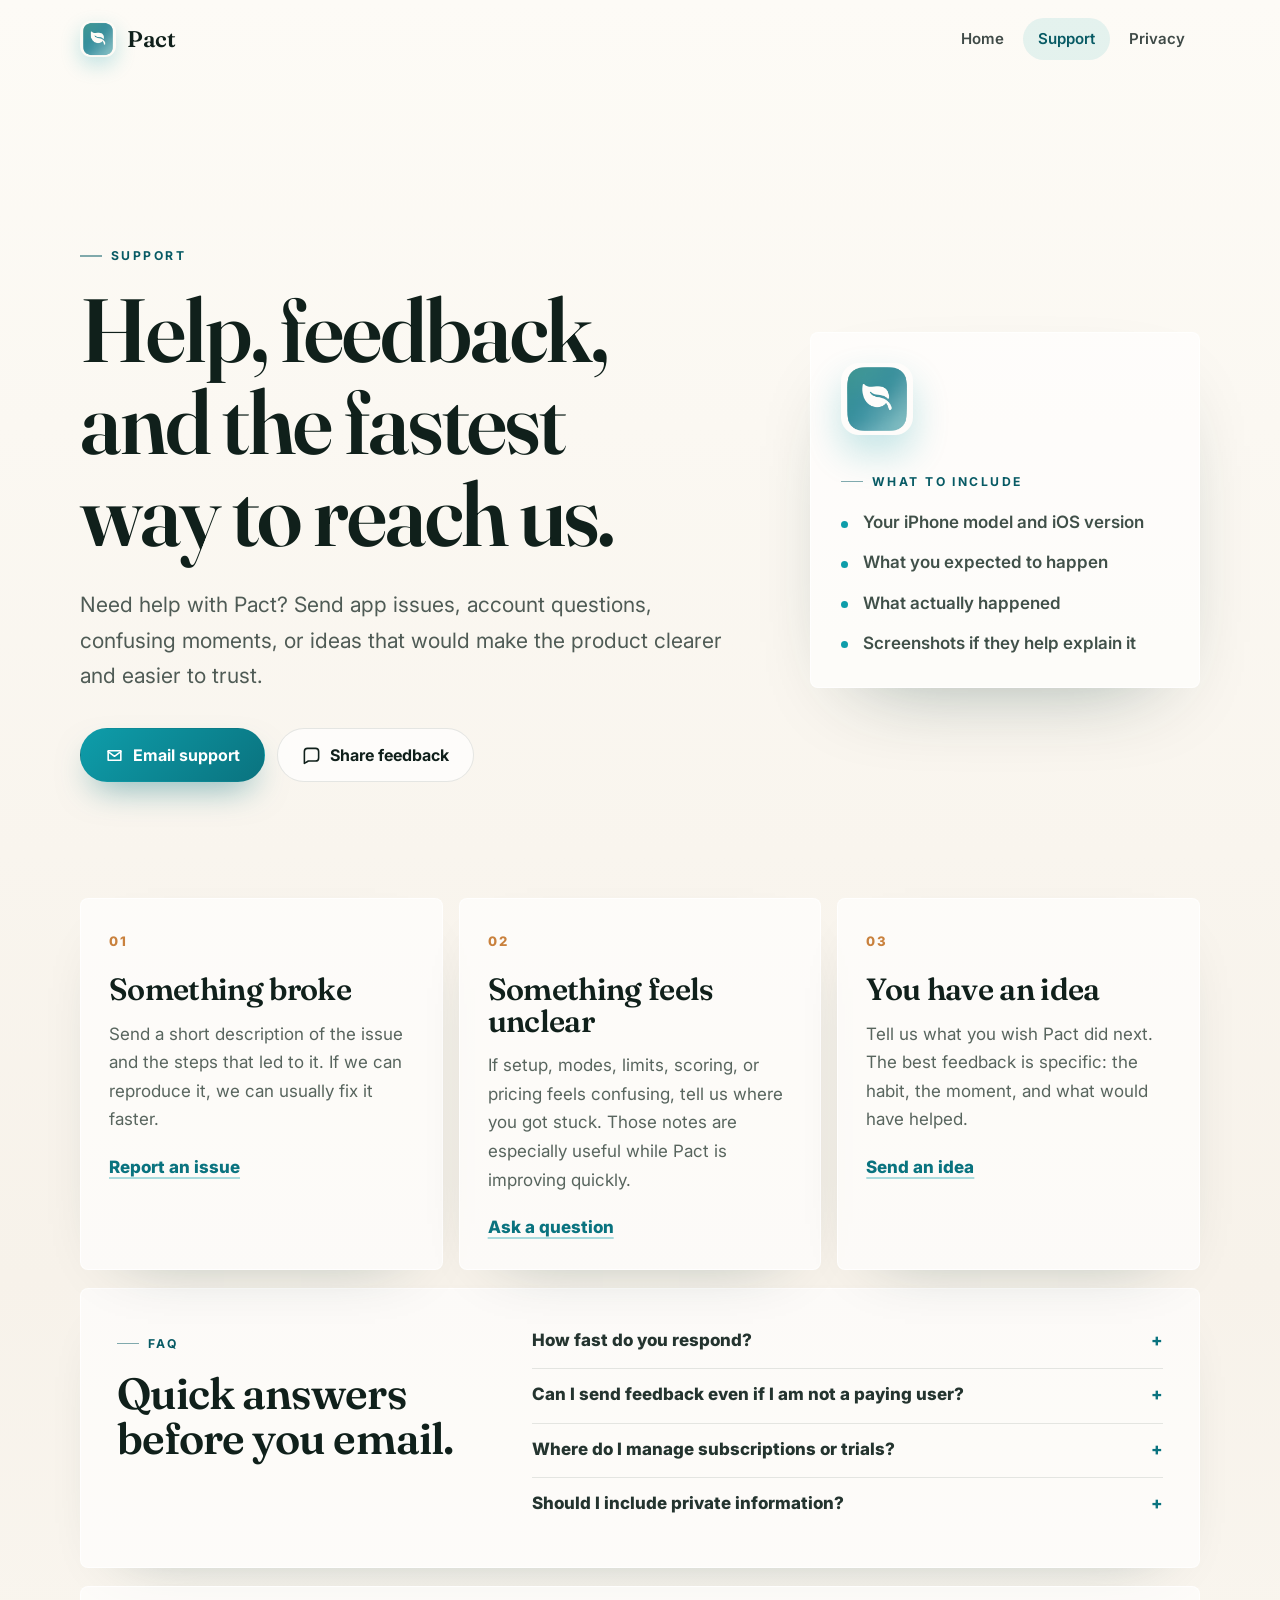
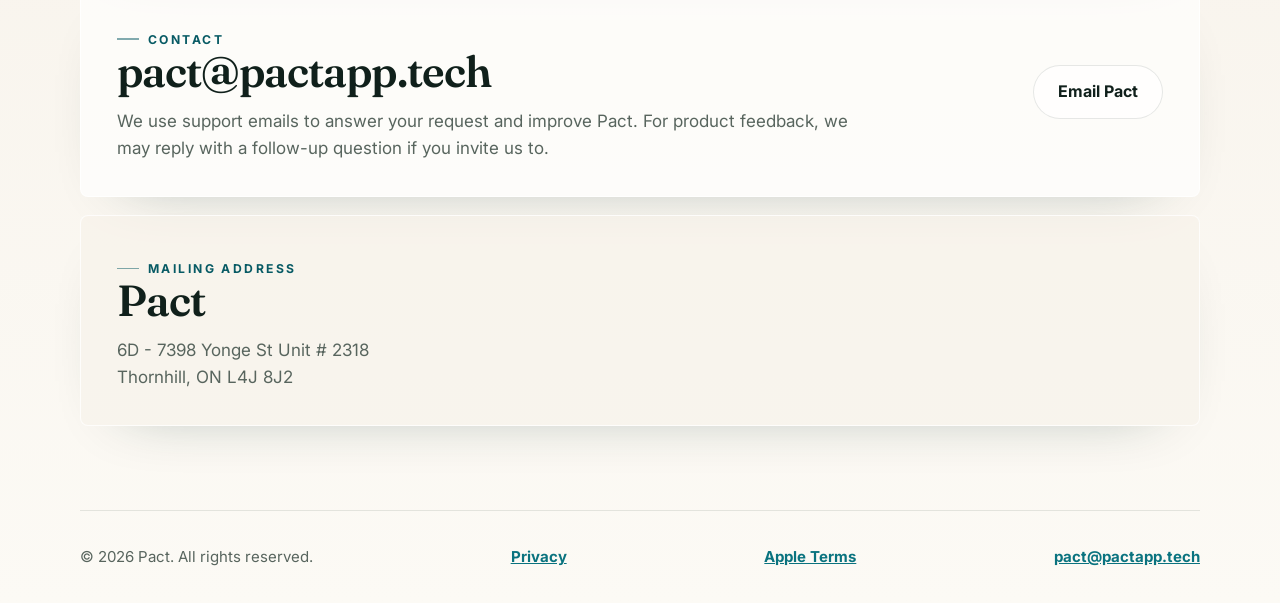
<file: support/index.html>
<!doctype html>
<html lang="en">
  <head>
    <meta charset="utf-8">
    <meta name="viewport" content="width=device-width, initial-scale=1">
    <title>Support | Pact</title>
    <meta name="description" content="Get help with Pact, share feedback, or contact app support.">
    <link rel="icon" href="../assets/icon.png" type="image/png">
    <link rel="preconnect" href="https://fonts.googleapis.com">
    <link rel="preconnect" href="https://fonts.gstatic.com" crossorigin>
    <link href="https://fonts.googleapis.com/css2?family=Fraunces:opsz,wght@9..144,400;9..144,500;9..144,600;9..144,700&family=Inter:wght@400;500;600;700;800&display=swap" rel="stylesheet">
    <link rel="stylesheet" href="../assets/styles.css?v=20260628-support-scroll">
  </head>
  <body>
    <header class="site-header">
      <a class="brand" href="../" aria-label="Pact home">
        <img class="brand-mark" src="../assets/icon.png" alt="" width="40" height="40">
        <span>Pact</span>
      </a>
      <nav class="nav" aria-label="Main navigation">
        <a href="../">Home</a>
        <a href="./" aria-current="page">Support</a>
        <a href="https://pact-fbaec.web.app/privacy/?v=20260707" target="_blank" rel="noopener">Privacy</a>
      </nav>
    </header>

    <main class="page support-page">
      <section class="support-hero">
        <div class="support-hero-copy">
          <p class="eyebrow">Support</p>
          <h1>Help, feedback, and the fastest way to reach us.</h1>
          <p class="lede">
            Need help with Pact? Send app issues, account questions, confusing moments, or ideas that would
            make the product clearer and easier to trust.
          </p>
          <div class="actions">
            <a class="button primary" href="mailto:pact@pactapp.tech?subject=Pact%20Support%20Request">
              <svg viewBox="0 0 24 24" aria-hidden="true"><path d="M4 6h16v12H4z"></path><path d="m4 7 8 6 8-6"></path></svg>
              Email support
            </a>
            <a class="button secondary" href="mailto:pact@pactapp.tech?subject=Pact%20Feedback&body=What%20were%20you%20trying%20to%20do%3F%0A%0AWhat%20felt%20confusing%20or%20missing%3F%0A%0AWould%20you%20be%20open%20to%20a%20follow-up%3F">
              <svg viewBox="0 0 24 24" aria-hidden="true"><path d="M21 15a4 4 0 0 1-4 4H8l-5 3V7a4 4 0 0 1 4-4h10a4 4 0 0 1 4 4z"></path></svg>
              Share feedback
            </a>
          </div>
        </div>

        <aside class="support-snapshot" aria-label="Support response details">
          <img src="../assets/icon.png" alt="" width="72" height="72">
          <p class="section-label">What to include</p>
          <ul>
            <li>Your iPhone model and iOS version</li>
            <li>What you expected to happen</li>
            <li>What actually happened</li>
            <li>Screenshots if they help explain it</li>
          </ul>
        </aside>
      </section>

      <section class="support-grid" aria-label="Support options">
        <article class="support-card">
          <span class="card-number">01</span>
          <h2>Something broke</h2>
          <p>
            Send a short description of the issue and the steps that led to it. If we can reproduce it,
            we can usually fix it faster.
          </p>
          <a class="text-link" href="mailto:pact@pactapp.tech?subject=Pact%20Bug%20Report">Report an issue</a>
        </article>

        <article class="support-card">
          <span class="card-number">02</span>
          <h2>Something feels unclear</h2>
          <p>
            If setup, modes, limits, scoring, or pricing feels confusing, tell us where you got stuck.
            Those notes are especially useful while Pact is improving quickly.
          </p>
          <a class="text-link" href="mailto:pact@pactapp.tech?subject=Pact%20Question">Ask a question</a>
        </article>

        <article class="support-card">
          <span class="card-number">03</span>
          <h2>You have an idea</h2>
          <p>
            Tell us what you wish Pact did next. The best feedback is specific: the habit, the moment,
            and what would have helped.
          </p>
          <a class="text-link" href="mailto:pact@pactapp.tech?subject=Pact%20Feature%20Idea">Send an idea</a>
        </article>
      </section>

      <section class="faq-section" aria-labelledby="faq-title">
        <div>
          <p class="eyebrow">FAQ</p>
          <h2 id="faq-title">Quick answers before you email.</h2>
        </div>

        <div class="faq-list">
          <details>
            <summary>How fast do you respond?</summary>
            <p>We try to respond as quickly as possible, especially for bug reports and billing questions.</p>
          </details>
          <details>
            <summary>Can I send feedback even if I am not a paying user?</summary>
            <p>Yes. Early feedback from free users is useful because it shows where Pact needs to be clearer.</p>
          </details>
          <details>
            <summary>Where do I manage subscriptions or trials?</summary>
            <p>Trials and subscriptions are managed in your Apple App Store account settings.</p>
          </details>
          <details>
            <summary>Should I include private information?</summary>
            <p>No. Please do not send passwords, payment details, or anything you would not want handled by email.</p>
          </details>
        </div>
      </section>

      <section class="contact-panel">
        <div>
          <p class="section-label">Contact</p>
          <h2>pact@pactapp.tech</h2>
          <p>
            We use support emails to answer your request and improve Pact. For product feedback, we may reply
            with a follow-up question if you invite us to.
          </p>
        </div>
        <a class="button secondary" href="mailto:pact@pactapp.tech">Email Pact</a>
      </section>

      <section class="contact-panel quiet">
        <div>
          <p class="section-label">Mailing address</p>
          <h2>Pact</h2>
          <p>
            6D - 7398 Yonge St Unit # 2318<br>
            Thornhill, ON L4J 8J2
          </p>
        </div>
      </section>
    </main>

    <footer class="site-footer">
      <span>&copy; 2026 Pact. All rights reserved.</span>
      <a href="https://pact-fbaec.web.app/privacy/?v=20260707" target="_blank" rel="noopener">Privacy</a>
      <a href="https://www.apple.com/legal/internet-services/itunes/dev/stdeula/" target="_blank" rel="noopener">Apple Terms</a>
      <a href="mailto:pact@pactapp.tech">pact@pactapp.tech</a>
    </footer>
  </body>
</html>
</file>
<file: assets/styles.css>
:root {
  color-scheme: light;
  --ink: #10201b;
  --paper: #fcfaf5;
  --paper-2: #f6f1e8;
  --muted: #58655e;
  --line: rgba(16, 32, 27, 0.1);
  --teal: #0e9daa;
  --teal-deep: #0a737f;
  --teal-700: #075a64;
  --sage: #7fb6ad;
  --gold: #c9813d;
  --display: "Fraunces", Georgia, serif;
  --sans: "Inter", ui-sans-serif, system-ui, -apple-system, BlinkMacSystemFont, "Segoe UI", sans-serif;
  --ease: cubic-bezier(0.22, 0.8, 0.24, 1);
}

* {
  box-sizing: border-box;
}

html {
  background: var(--paper);
  -webkit-font-smoothing: antialiased;
  text-rendering: optimizeLegibility;
}

body {
  min-height: 100vh;
  margin: 0;
  color: var(--ink);
  font-family: var(--sans);
  font-size: 17px;
  line-height: 1.6;
  overflow-x: hidden;
  background: linear-gradient(180deg, #fdfbf6 0%, #f7f2ea 58%, #fcfaf5 100%);
}

@media (prefers-reduced-motion: reduce) {
  *,
  *::before,
  *::after {
    scroll-behavior: auto !important;
    animation-duration: 0.01ms !important;
    animation-iteration-count: 1 !important;
    transition-duration: 0.01ms !important;
  }
}

a {
  color: inherit;
}

img,
svg {
  display: block;
}

.site-header,
.site-footer,
.page {
  width: min(1120px, calc(100% - 44px));
  margin: 0 auto;
}

.site-header {
  display: flex;
  align-items: center;
  justify-content: space-between;
  gap: 18px;
  padding: 18px 0;
}

.brand,
.nav,
.actions,
.site-footer {
  display: flex;
  align-items: center;
}

.brand {
  gap: 11px;
  color: var(--ink);
  font-family: var(--display);
  font-size: 1.42rem;
  font-weight: 600;
  letter-spacing: -0.02em;
  text-decoration: none;
}

.brand-mark {
  width: 36px;
  height: 36px;
  border-radius: 11px;
  box-shadow: 0 8px 20px rgba(14, 157, 170, 0.24);
  object-fit: cover;
}

.nav {
  gap: 4px;
}

.nav a {
  padding: 9px 15px;
  border-radius: 999px;
  color: #3f4a47;
  font-size: 0.94rem;
  font-weight: 600;
  text-decoration: none;
  transition: background 180ms ease, color 180ms ease;
}

.nav a:hover,
.nav a[aria-current="page"] {
  color: var(--teal-700);
  background: rgba(14, 157, 170, 0.1);
}

.support-page {
  padding: 72px 0 84px;
}

.support-hero {
  display: grid;
  grid-template-columns: minmax(0, 1fr) minmax(300px, 390px);
  gap: clamp(34px, 6vw, 78px);
  align-items: center;
  min-height: min(720px, calc(100svh - 88px));
}

.support-hero-copy {
  min-width: 0;
  max-width: 780px;
}

.eyebrow,
.section-label {
  display: inline-flex;
  align-items: center;
  gap: 9px;
  margin: 0 0 18px;
  color: var(--teal-700);
  font-size: 0.76rem;
  font-weight: 700;
  letter-spacing: 0.2em;
  text-transform: uppercase;
}

.eyebrow::before,
.section-label::before {
  content: "";
  width: 22px;
  height: 1.5px;
  background: currentColor;
  opacity: 0.5;
}

h1,
h2,
p {
  margin-top: 0;
}

h1,
h2 {
  font-family: var(--display);
  font-weight: 600;
  letter-spacing: -0.022em;
  line-height: 1.03;
}

h1 {
  max-width: 820px;
  margin-bottom: 26px;
  font-size: clamp(3.4rem, 7vw, 6.7rem);
  overflow-wrap: normal;
  text-wrap: balance;
}

h2 {
  margin-bottom: 14px;
  font-size: clamp(1.9rem, 3.4vw, 3.1rem);
}

p {
  color: var(--muted);
}

.lede {
  max-width: 720px;
  color: #4f5b55;
  font-size: clamp(1.08rem, 1.8vw, 1.32rem);
  line-height: 1.7;
}

.actions {
  flex-wrap: wrap;
  gap: 12px;
  margin-top: 34px;
}

.button {
  display: inline-flex;
  align-items: center;
  justify-content: center;
  gap: 9px;
  min-height: 54px;
  padding: 0 24px;
  border: 1px solid transparent;
  border-radius: 999px;
  font-size: 1rem;
  font-weight: 700;
  text-decoration: none;
  transition: transform 200ms var(--ease), box-shadow 200ms var(--ease), background 200ms ease;
}

.button svg {
  width: 19px;
  height: 19px;
  fill: none;
  stroke: currentColor;
  stroke-linecap: round;
  stroke-linejoin: round;
  stroke-width: 2;
}

.button.primary {
  color: #fff;
  background: linear-gradient(135deg, var(--teal), var(--teal-deep));
  box-shadow: 0 16px 34px -12px rgba(10, 114, 128, 0.55);
}

.button.secondary {
  color: var(--ink);
  background: rgba(255, 255, 255, 0.68);
  border-color: var(--line);
}

.button:hover {
  transform: translateY(-2px);
}

.support-snapshot {
  position: relative;
  min-width: 0;
  padding: 30px;
  border: 1px solid rgba(255, 255, 255, 0.74);
  border-radius: 8px;
  background: rgba(255, 255, 255, 0.62);
  box-shadow: 0 34px 90px -50px rgba(7, 48, 43, 0.46);
}

.support-snapshot::before {
  position: absolute;
  inset: 10px;
  z-index: -1;
  content: "";
  border-radius: 6px;
  background: linear-gradient(145deg, rgba(14, 157, 170, 0.08), rgba(201, 129, 61, 0.1));
}

.support-snapshot img {
  width: 72px;
  height: 72px;
  margin-bottom: 28px;
  border-radius: 18px;
  box-shadow: 0 18px 36px rgba(14, 157, 170, 0.24);
}

.support-snapshot ul {
  display: grid;
  gap: 13px;
  margin: 0;
  padding: 0;
  list-style: none;
}

.support-snapshot li {
  position: relative;
  padding-left: 22px;
  color: #405049;
  font-weight: 600;
}

.support-snapshot li::before {
  position: absolute;
  top: 0.68em;
  left: 0;
  width: 7px;
  height: 7px;
  content: "";
  border-radius: 50%;
  background: var(--teal);
}

.support-grid {
  display: grid;
  grid-template-columns: repeat(3, minmax(0, 1fr));
  gap: 16px;
  margin-top: 28px;
}

.support-card,
.contact-panel,
.faq-section {
  border: 1px solid rgba(255, 255, 255, 0.76);
  border-radius: 8px;
  background: rgba(255, 255, 255, 0.64);
  box-shadow: 0 22px 64px -46px rgba(7, 48, 43, 0.44);
}

.support-card {
  padding: 28px;
}

.card-number {
  display: inline-flex;
  margin-bottom: 22px;
  color: var(--gold);
  font-size: 0.82rem;
  font-weight: 800;
  letter-spacing: 0.16em;
}

.support-card h2 {
  font-size: clamp(1.65rem, 2.4vw, 2.3rem);
}

.support-card p {
  margin-bottom: 20px;
  line-height: 1.68;
}

.text-link {
  color: var(--teal-deep);
  font-weight: 800;
  text-decoration-color: rgba(14, 157, 170, 0.35);
  text-decoration-thickness: 2px;
  text-underline-offset: 4px;
}

.faq-section {
  display: grid;
  grid-template-columns: minmax(240px, 0.6fr) minmax(0, 1fr);
  gap: 36px;
  margin-top: 18px;
  padding: 36px;
}

.faq-list {
  display: grid;
  gap: 10px;
}

details {
  border-bottom: 1px solid var(--line);
}

details:last-child {
  border-bottom: 0;
}

summary {
  cursor: pointer;
  padding: 2px 0 14px;
  color: #24342f;
  font-weight: 800;
  list-style: none;
}

summary::-webkit-details-marker {
  display: none;
}

summary::after {
  float: right;
  content: "+";
  color: var(--teal-deep);
  font-weight: 800;
}

details[open] summary::after {
  content: "-";
}

details p {
  max-width: 68ch;
  margin-bottom: 18px;
  line-height: 1.65;
}

.contact-panel {
  display: flex;
  align-items: center;
  justify-content: space-between;
  gap: 32px;
  margin-top: 18px;
  padding: 34px 36px;
}

.contact-panel.quiet {
  background: rgba(246, 241, 232, 0.58);
}

.contact-panel h2 {
  overflow-wrap: anywhere;
}

.contact-panel p {
  max-width: 68ch;
  margin-bottom: 0;
}

.site-footer {
  justify-content: space-between;
  gap: 18px;
  padding: 34px 0;
  color: var(--muted);
  border-top: 1px solid var(--line);
  font-size: 0.94rem;
}

.site-footer a {
  color: var(--teal-deep);
  font-weight: 700;
}

@media (max-width: 900px) {
  .support-hero,
  .support-grid,
  .faq-section {
    grid-template-columns: 1fr;
  }

  .support-hero > *,
  .support-hero-copy,
  .support-snapshot {
    width: 100%;
    max-width: 100%;
    min-width: 0;
  }

  .support-hero {
    min-height: auto;
  }

  .support-page {
    padding-top: 48px;
  }

  .contact-panel,
  .site-footer {
    align-items: flex-start;
    flex-direction: column;
  }
}

@media (max-width: 620px) {
  html,
  body {
    width: 100%;
    max-width: 100%;
    overflow-x: hidden;
  }

  .site-header {
    align-items: flex-start;
    flex-direction: column;
  }

  .site-header,
  .site-footer,
  .page {
    width: calc(100% - 32px);
    max-width: none;
  }

  .nav {
    width: 100%;
    overflow-x: auto;
    padding-bottom: 2px;
  }

  .nav a {
    white-space: nowrap;
  }

  h1 {
    max-width: 8ch;
    font-size: clamp(2.35rem, 9.5vw, 2.75rem);
    line-height: 1.04;
    overflow-wrap: break-word;
  }

  .lede,
  .actions,
  .support-hero-copy {
    width: 100%;
    max-width: calc(100vw - 32px);
  }

  .lede {
    width: min(100%, 27ch);
    max-width: 27ch;
    font-size: 1.02rem;
    line-height: 1.65;
  }

  .button {
    width: 100%;
    max-width: calc(100vw - 32px);
  }

  .support-snapshot,
  .support-card,
  .faq-section,
  .contact-panel {
    width: 100%;
    max-width: calc(100vw - 32px);
    padding: 24px;
  }

  .support-card p,
  details p,
  .contact-panel p {
    max-width: calc(100vw - 80px);
  }
}
</file>
